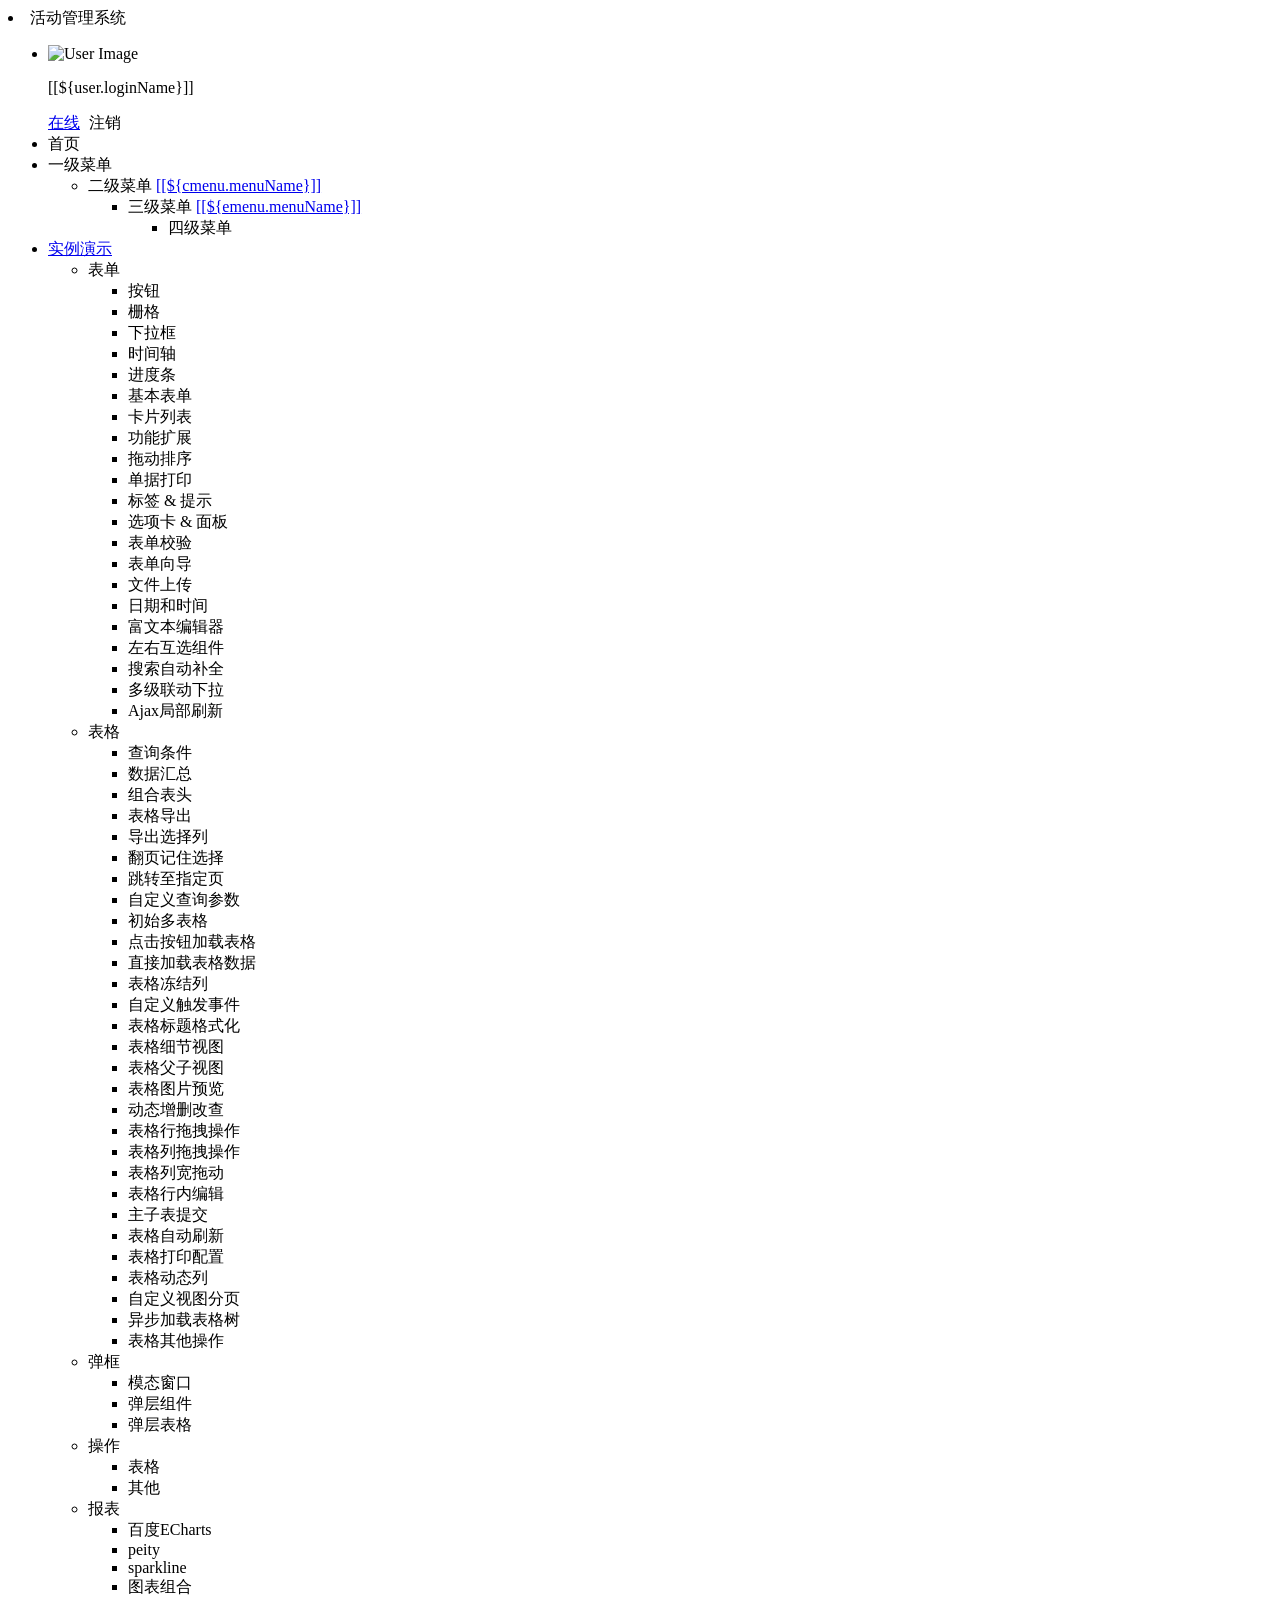
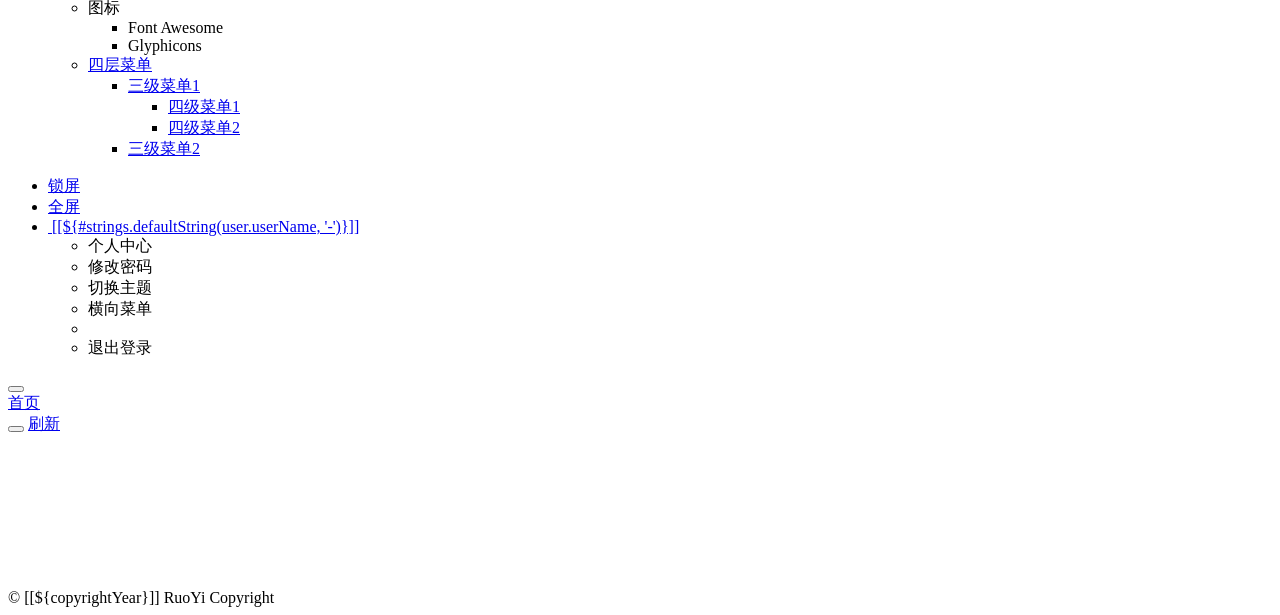
<file: backend/src/main/resources/templates/index.html>
<!DOCTYPE html>
<html  lang="zh" xmlns:th="http://www.thymeleaf.org">
<head>
    <meta charset="utf-8">
    <meta name="viewport" content="width=device-width, initial-scale=1.0">
    <meta name="renderer" content="webkit">
    <title>管理系统首页</title>
    <!-- 避免IE使用兼容模式 -->
 	<meta http-equiv="X-UA-Compatible" content="IE=edge">
    <link th:href="@{favicon.ico}" rel="shortcut icon"/>
    <link th:href="@{/css/bootstrap.min.css}" rel="stylesheet"/>
    <link th:href="@{/css/jquery.contextMenu.min.css}" rel="stylesheet"/>
    <link th:href="@{/css/font-awesome.min.css}" rel="stylesheet"/>
    <link th:href="@{/css/animate.min.css}" rel="stylesheet"/>
    <link th:href="@{/css/style.min.css}" rel="stylesheet"/>
    <link th:href="@{/css/skins.css}" rel="stylesheet"/>
    <link th:href="@{/ruoyi/css/ry-ui.css?v=4.7.8}" rel="stylesheet"/>
</head>
<body class="fixed-sidebar full-height-layout gray-bg" th:classappend="${isMobile} ? 'canvas-menu'" style="overflow: hidden">
<div id="wrapper">

    <!--左侧导航开始-->
    <nav class="navbar-default navbar-static-side" role="navigation">
        <div class="nav-close">
            <i class="fa fa-times-circle"></i>
        </div>
        <a th:href="@{/index}">
            <li class="logo hidden-xs">
                <span class="logo-lg">活动管理系统</span>
            </li>
         </a>
        <div class="sidebar-collapse">
            <ul class="nav" id="side-menu">
            	<li>
            		<div class="user-panel">
            			<a class="menuItem noactive" title="个人中心" th:href="@{/system/user/profile}">
            				<div class="hide" th:text="个人中心"></div>
					        <div class="pull-left image">
		                    	<img th:src="(${#strings.isEmpty(user.avatar)}) ? @{/img/profile.jpg} : @{${user.avatar}}" th:onerror="this.src='img/profile.jpg'" class="img-circle" alt="User Image">
					        </div>
				        </a>
				        <div class="pull-left info">
				          <p>[[${user.loginName}]]</p>
				          <a href="javascript:;"><i class="fa fa-circle text-success"></i> 在线</a>
				          <a th:href="@{logout}" style="padding-left:5px;"><i class="fa fa-sign-out text-danger"></i> 注销</a>
				        </div>
				    </div>
            	</li>
                <li>
                    <a class="menuItem" th:href="@{/system/main}"><i class="fa fa-home"></i> <span class="nav-label">首页</span> </a>
                </li>
                <li th:each="menu : ${menus}">
                	<a th:class="@{${!#strings.isEmpty(menu.url) && menu.url != '#'} ? ${menu.target}}" th:href="@{${#strings.isEmpty(menu.url)} ? |#| : ${menu.url}}" th:data-refresh="${menu.isRefresh == '0'}">
                		<i class="fa fa-bar-chart-o" th:class="${menu.icon}"></i>
                    	<span class="nav-label" th:text="${menu.menuName}">一级菜单</span>
                    	<span th:class="${#strings.isEmpty(menu.url) || menu.url == '#'} ? |fa arrow|"></span>
                	</a>
                    <ul class="nav nav-second-level collapse">
						<li th:each="cmenu : ${menu.children}">
							<a th:if="${#lists.isEmpty(cmenu.children)}" th:class="${#strings.isEmpty(cmenu.target)} ? |menuItem| : ${cmenu.target}" th:utext="${cmenu.menuName}" th:href="@{${cmenu.url}}" th:data-refresh="${cmenu.isRefresh == '0'}">二级菜单</a>
							<a th:if="${not #lists.isEmpty(cmenu.children)}" href="javascript:;">[[${cmenu.menuName}]]<span class="fa arrow"></span></a>
							<ul th:if="${not #lists.isEmpty(cmenu.children)}" class="nav nav-third-level">
								<li th:each="emenu : ${cmenu.children}">
								    <a th:if="${#lists.isEmpty(emenu.children)}" th:class="${#strings.isEmpty(emenu.target)} ? |menuItem| : ${emenu.target}" th:text="${emenu.menuName}" th:href="@{${emenu.url}}" th:data-refresh="${emenu.isRefresh == '0'}">三级菜单</a>
								    <a th:if="${not #lists.isEmpty(emenu.children)}" href="javascript:;">[[${emenu.menuName}]]<span class="fa arrow"></span></a>
								    <ul th:if="${not #lists.isEmpty(emenu.children)}" class="nav nav-four-level">
								      	<li th:each="fmenu : ${emenu.children}"><a th:if="${#lists.isEmpty(fmenu.children)}" th:class="${#strings.isEmpty(fmenu.target)} ? |menuItem| : ${fmenu.target}" th:text="${fmenu.menuName}" th:href="@{${fmenu.url}}" th:data-refresh="${fmenu.isRefresh == '0'}">四级菜单</a></li>
								    </ul>
								</li>
							</ul>
						</li>
					</ul>
                </li>
                <li th:if="${demoEnabled}">
                    <a href="javascript:;"><i class="fa fa-desktop"></i><span class="nav-label">实例演示</span><span class="fa arrow"></span></a>
                    <ul class="nav nav-second-level collapse">
                        <li> <a>表单<span class="fa arrow"></span></a>
                            <ul class="nav nav-third-level">
								<li><a class="menuItem" th:href="@{/demo/form/button}">按钮</a></li>
								<li><a class="menuItem" th:href="@{/demo/form/grid}">栅格</a></li>
								<li><a class="menuItem" th:href="@{/demo/form/select}">下拉框</a></li>
								<li><a class="menuItem" th:href="@{/demo/form/timeline}">时间轴</a></li>
								<li><a class="menuItem" th:href="@{/demo/form/progress_bars}">进度条</a></li>
								<li><a class="menuItem" th:href="@{/demo/form/basic}">基本表单</a></li>
								<li><a class="menuItem" th:href="@{/demo/form/cards}">卡片列表</a></li>
								<li><a class="menuItem" th:href="@{/demo/form/jasny}">功能扩展</a></li>
								<li><a class="menuItem" th:href="@{/demo/form/sortable}">拖动排序</a></li>
								<li><a class="menuItem" th:href="@{/demo/form/invoice}">单据打印</a></li>
								<li><a class="menuItem" th:href="@{/demo/form/labels_tips}">标签 & 提示</a></li>
								<li><a class="menuItem" th:href="@{/demo/form/tabs_panels}">选项卡 & 面板</a></li>
								<li><a class="menuItem" th:href="@{/demo/form/validate}">表单校验</a></li>
								<li><a class="menuItem" th:href="@{/demo/form/wizard}">表单向导</a></li>
								<li><a class="menuItem" th:href="@{/demo/form/upload}">文件上传</a></li>
								<li><a class="menuItem" th:href="@{/demo/form/datetime}">日期和时间</a></li>
								<li><a class="menuItem" th:href="@{/demo/form/summernote}">富文本编辑器</a></li>
								<li><a class="menuItem" th:href="@{/demo/form/duallistbox}">左右互选组件</a></li>
								<li><a class="menuItem" th:href="@{/demo/form/autocomplete}">搜索自动补全</a></li>
								<li><a class="menuItem" th:href="@{/demo/form/cxselect}">多级联动下拉</a></li>
								<li><a class="menuItem" th:href="@{/demo/form/localrefresh}">Ajax局部刷新</a></li>
							</ul>
                        </li>
                        <li> <a>表格<span class="fa arrow"></span></a>
                            <ul class="nav nav-third-level">
								<li><a class="menuItem" th:href="@{/demo/table/search}">查询条件</a></li>
								<li><a class="menuItem" th:href="@{/demo/table/footer}">数据汇总</a></li>
								<li><a class="menuItem" th:href="@{/demo/table/groupHeader}">组合表头</a></li>
								<li><a class="menuItem" th:href="@{/demo/table/export}">表格导出</a></li>
								<li><a class="menuItem" th:href="@{/demo/table/exportSelected}">导出选择列</a></li>
								<li><a class="menuItem" th:href="@{/demo/table/remember}">翻页记住选择</a></li>
								<li><a class="menuItem" th:href="@{/demo/table/pageGo}">跳转至指定页</a></li>
								<li><a class="menuItem" th:href="@{/demo/table/params}">自定义查询参数</a></li>
								<li><a class="menuItem" th:href="@{/demo/table/multi}">初始多表格</a></li>
								<li><a class="menuItem" th:href="@{/demo/table/button}">点击按钮加载表格</a></li>
								<li><a class="menuItem" th:href="@{/demo/table/data}">直接加载表格数据</a></li>
								<li><a class="menuItem" th:href="@{/demo/table/fixedColumns}">表格冻结列</a></li>
								<li><a class="menuItem" th:href="@{/demo/table/event}">自定义触发事件</a></li>
								<li><a class="menuItem" th:href="@{/demo/table/headerStyle}">表格标题格式化</a></li>
								<li><a class="menuItem" th:href="@{/demo/table/detail}">表格细节视图</a></li>
								<li><a class="menuItem" th:href="@{/demo/table/child}">表格父子视图</a></li>
								<li><a class="menuItem" th:href="@{/demo/table/image}">表格图片预览</a></li>
								<li><a class="menuItem" th:href="@{/demo/table/curd}">动态增删改查</a></li>
								<li><a class="menuItem" th:href="@{/demo/table/reorderRows}">表格行拖拽操作</a></li>
								<li><a class="menuItem" th:href="@{/demo/table/reorderColumns}">表格列拖拽操作</a></li>
								<li><a class="menuItem" th:href="@{/demo/table/resizable}">表格列宽拖动</a></li>
								<li><a class="menuItem" th:href="@{/demo/table/editable}">表格行内编辑</a></li>
								<li><a class="menuItem" th:href="@{/demo/table/subdata}">主子表提交</a></li>
								<li><a class="menuItem" th:href="@{/demo/table/refresh}">表格自动刷新</a></li>
								<li><a class="menuItem" th:href="@{/demo/table/print}">表格打印配置</a></li>
								<li><a class="menuItem" th:href="@{/demo/table/dynamicColumns}">表格动态列</a></li>
								<li><a class="menuItem" th:href="@{/demo/table/customView}">自定义视图分页</a></li>
								<li><a class="menuItem" th:href="@{/demo/table/asynTree}">异步加载表格树</a></li>
								<li><a class="menuItem" th:href="@{/demo/table/other}">表格其他操作</a></li>
							</ul>
                        </li>
                        <li> <a>弹框<span class="fa arrow"></span></a>
                            <ul class="nav nav-third-level">
								<li><a class="menuItem" th:href="@{/demo/modal/dialog}">模态窗口</a></li>
								<li><a class="menuItem" th:href="@{/demo/modal/layer}">弹层组件</a></li>
								<li><a class="menuItem" th:href="@{/demo/modal/table}">弹层表格</a></li>
							</ul>
                        </li>
                        <li> <a>操作<span class="fa arrow"></span></a>
                            <ul class="nav nav-third-level">
								<li><a class="menuItem" th:href="@{/demo/operate/table}">表格</a></li>
								<li><a class="menuItem" th:href="@{/demo/operate/other}">其他</a></li>
							</ul>
                        </li>
                        <li> <a>报表<span class="fa arrow"></span></a>
                            <ul class="nav nav-third-level">
								<li><a class="menuItem" th:href="@{/demo/report/echarts}">百度ECharts</a></li>
								<li><a class="menuItem" th:href="@{/demo/report/peity}">peity</a></li>
								<li><a class="menuItem" th:href="@{/demo/report/sparkline}">sparkline</a></li>
								<li><a class="menuItem" th:href="@{/demo/report/metrics}">图表组合</a></li>
							</ul>
                        </li>
                        <li> <a>图标<span class="fa arrow"></span></a>
                            <ul class="nav nav-third-level">
								<li><a class="menuItem" th:href="@{/demo/icon/fontawesome}">Font Awesome</a></li>
								<li><a class="menuItem" th:href="@{/demo/icon/glyphicons}">Glyphicons</a></li>
							</ul>
                        </li>
                        <li>
	                        <a href="javascript:;"><i class="fa fa-sitemap"></i>四层菜单<span class="fa arrow"></span></a>
	                        <ul class="nav nav-third-level collapse">
	                            <li>
	                                <a href="javascript:;" id="damian">三级菜单1<span class="fa arrow"></span></a>
	                                <ul class="nav nav-third-level">
	                                    <li>
	                                        <a href="javascript:;">四级菜单1</a>
	                                    </li>
	                                    <li>
	                                        <a href="javascript:;">四级菜单2</a>
	                                    </li>
	                                </ul>
	                            </li>
	                            <li><a href="javascript:;">三级菜单2</a></li>
	                        </ul>
	                    </li>
                    </ul>
                </li>
            </ul>
        </div>
    </nav>
    <!--左侧导航结束-->

    <!--右侧部分开始-->
    <div id="page-wrapper" class="gray-bg dashbard-1">
        <div class="row border-bottom">
            <nav class="navbar navbar-static-top" role="navigation" style="margin-bottom: 0">
                <div class="navbar-header">
                    <a class="navbar-minimalize minimalize-styl-2" style="color:#FFF;" href="javascript:;" title="收起菜单">
                    	<i class="fa fa-bars"></i>
                    </a>
                </div>
                <ul class="nav navbar-top-links navbar-right welcome-message">
<!--                    <li><a data-toggle="tooltip" data-trigger="hover" data-placement="bottom" title="开发文档" href="http://doc.ruoyi.vip/ruoyi" target="_blank"><i class="fa fa-question-circle"></i> 文档</a></li>-->
                    <li><a data-toggle="tooltip" data-trigger="hover" data-placement="bottom" title="锁定屏幕" href="javascript:;" id="lockScreen"><i class="fa fa-lock"></i> 锁屏</a></li>
	                <li><a data-toggle="tooltip" data-trigger="hover" data-placement="bottom" title="全屏显示" href="javascript:;" id="fullScreen"><i class="fa fa-arrows-alt"></i> 全屏</a></li>
                    <li class="dropdown user-menu">
						<a href="javascript:void(0)" class="dropdown-toggle" data-hover="dropdown">
							<img th:src="(${#strings.isEmpty(user.avatar)}) ? @{/img/profile.jpg} : @{${user.avatar}}" th:onerror="this.src='img/profile.jpg'" class="user-image">
							<span class="hidden-xs">[[${#strings.defaultString(user.userName, '-')}]]</span>
						</a>
						<ul class="dropdown-menu">
							<li class="mt5">
								<a th:href="@{/system/user/profile}" class="menuItem noactive">
								<i class="fa fa-user"></i> 个人中心</a>
							</li>
							<li>
								<a onclick="resetPwd()">
								<i class="fa fa-key"></i> 修改密码</a>
							</li>
							<li>
								<a onclick="switchSkin()">
								<i class="fa fa-dashboard"></i> 切换主题</a>
							</li>
							<li>
								<a onclick="toggleMenu()">
								<i class="fa fa-toggle-off"></i> 横向菜单</a>
							</li>
							<li class="divider"></li>
							<li>
								<a th:href="@{logout}">
								<i class="fa fa-sign-out"></i> 退出登录</a>
							</li>
						</ul>
					</li>
                </ul>
            </nav>
        </div>
        <div class="row content-tabs" th:classappend="${#bools.isFalse(tagsView)} ? |hide|">
            <button class="roll-nav roll-left tabLeft">
                <i class="fa fa-backward"></i>
            </button>
            <nav class="page-tabs menuTabs">
                <div class="page-tabs-content">
                    <a href="javascript:;" class="active menuTab" th:data-id="@{/system/main}">首页</a>
                </div>
            </nav>
            <button class="roll-nav roll-right tabRight">
                <i class="fa fa-forward"></i>
            </button>
            <a href="javascript:void(0);" class="roll-nav roll-right tabReload"><i class="fa fa-refresh"></i> 刷新</a>
        </div>

        <a id="ax_close_max" class="ax_close_max" href="javascript:;" title="关闭全屏"> <i class="fa fa-times-circle-o"></i> </a>

        <div class="row mainContent" id="content-main" th:classappend="${mainClass}">
            <iframe class="RuoYi_iframe" name="iframe0" width="100%" height="100%" th:data-id="@{/system/main}"
                th:src="@{/system/main}" frameborder="0" seamless></iframe>
        </div>

        <div th:if="${footer}" class="footer">
            <div class="pull-right">© [[${copyrightYear}]] RuoYi Copyright </div>
        </div>
    </div>
    <!--右侧部分结束-->
</div>
<!-- 全局js -->
<script th:src="@{/js/jquery.min.js}"></script>
<script th:src="@{/js/bootstrap.min.js}"></script>
<script th:src="@{/js/plugins/metisMenu/jquery.metisMenu.js}"></script>
<script th:src="@{/js/plugins/slimscroll/jquery.slimscroll.min.js}"></script>
<script th:src="@{/js/jquery.contextMenu.min.js}"></script>
<script th:src="@{/ajax/libs/blockUI/jquery.blockUI.js}"></script>
<script th:src="@{/ajax/libs/layer/layer.min.js}"></script>
<script th:src="@{/ruoyi/js/ry-ui.js?v=4.7.8}"></script>
<script th:src="@{/ruoyi/js/common.js?v=4.7.8}"></script>
<script th:src="@{/ruoyi/index.js?v=20201208}"></script>
<script th:src="@{/ajax/libs/fullscreen/jquery.fullscreen.js}"></script>
<script th:inline="javascript">
window.history.forward(1);
var ctx = [[@{/}]]; 
var lockscreen = [[${session.lockscreen}]]; 
if(lockscreen){window.top.location=ctx+"lockscreen";}
// 皮肤缓存
var skin = storage.get("skin");
// history（表示去掉地址的#）否则地址以"#"形式展示
var mode = "history";
// 历史访问路径缓存
var historyPath = storage.get("historyPath");
// 是否页签与菜单联动
var isLinkage = true;
// 是否页签切换滚动到顶部
var isScrollToTop = true;

// 本地主题优先，未设置取系统配置
if($.common.isNotEmpty(skin)){
	$("body").addClass(skin.split('|')[0]);
	$("body").addClass(skin.split('|')[1]);
} else {
	$("body").addClass([[${sideTheme}]]);
	$("body").addClass([[${skinName}]]);
}

/* 用户管理-重置密码 */
function resetPwd() {
    var url = ctx + 'system/user/profile/resetPwd';
    $.modal.open("重置密码", url, '770', '380');
}

/* 切换主题 */
function switchSkin() {
    layer.open({
		type : 2,
		shadeClose : true,
		title : "切换主题",
		area : ["530px", "386px"],
		content : [ctx + "system/switchSkin", 'no']
	})
}

/* 切换菜单 */
function toggleMenu() {
	$.modal.confirm("确认要切换成横向菜单吗？", function() {
		$.get(ctx + 'system/menuStyle/topnav', function(result) {
            window.location.reload();
	    });
	})
}

/** 刷新时访问路径页签 */
function applyPath(url) {
	$('a[href$="' + decodeURI(url) + '"]').click();
	if (!$('a[href$="' + url + '"]').hasClass("noactive")) {
	    $('a[href$="' + url + '"]').parent("li").addClass("selected").parents("li").addClass("active").end().parents("ul").addClass("in");
	}
}

$(function() {
	var lockPath = storage.get('lockPath');
	if($.common.equals("history", mode) && window.performance.navigation.type == 1) {
		var url = storage.get('publicPath');
	    if ($.common.isNotEmpty(url)) {
	    	applyPath(url);
	    }
	} else if($.common.isNotEmpty(lockPath)) {
	    applyPath(lockPath);
	    storage.remove('lockPath');
	} else {
		var hash = location.hash;
	    if ($.common.isNotEmpty(hash)) {
	        var url = hash.substring(1, hash.length);
	        applyPath(url);
	    } else {
	    	if($.common.equals("history", mode)) {
	    		storage.set('publicPath', "");
	    	}
	    }
	}
	
	/* 初始密码提示 */
	if([[${isDefaultModifyPwd}]]) {
		layer.confirm("您的密码还是初始密码，请修改密码！", {
			icon: 0,
			title: "安全提示",
			btn: ['确认'	, '取消'],
			offset: ['30%']
		}, function (index) {
			resetPwd();
			layer.close(index);
		});
	}
	
	/* 过期密码提示 */
	if([[${isPasswordExpired}]]) {
		layer.confirm("您的密码已过期，请尽快修改密码！", {
			icon: 0,
			title: "安全提示",
			btn: ['确认'	, '取消'],
			offset: ['30%']
		}, function (index) {
			resetPwd();
			layer.close(index);
		});
	}
	$("[data-toggle='tooltip']").tooltip();
});
</script>
</body>
</html>
</file>
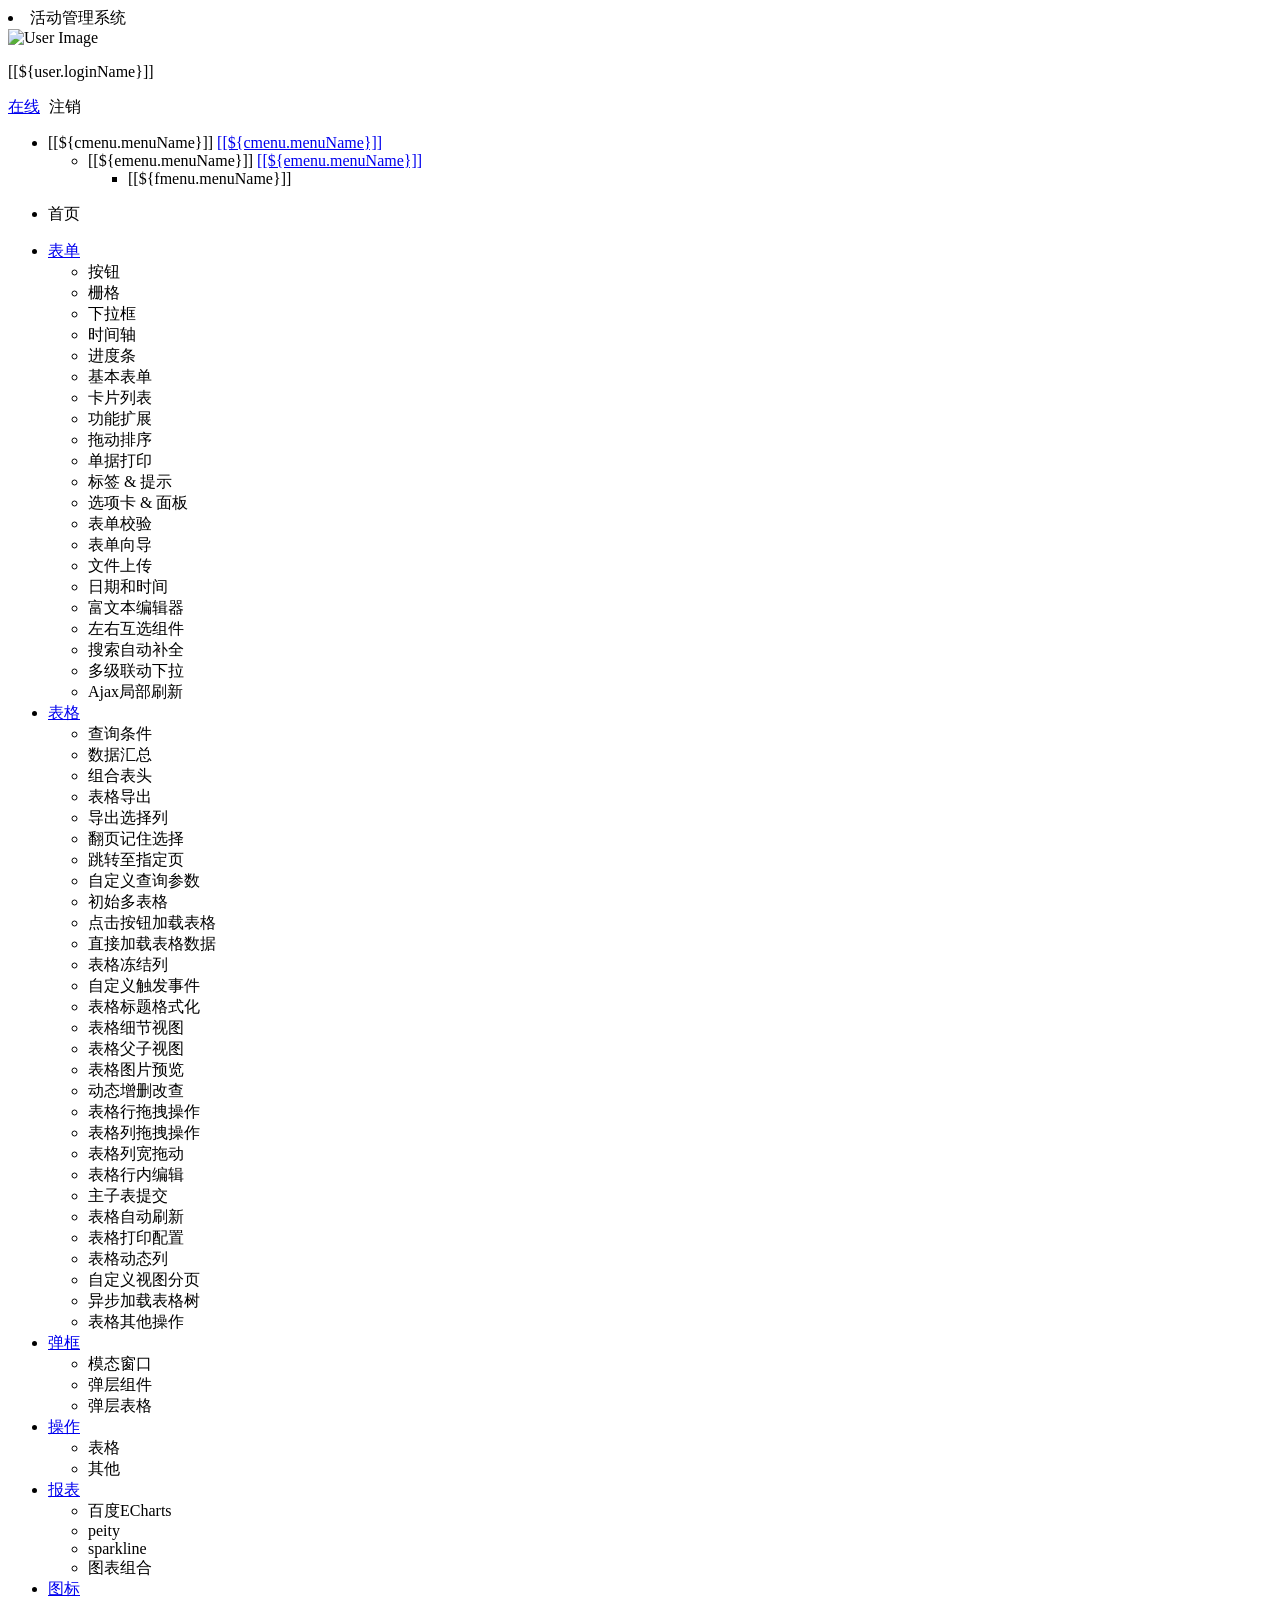
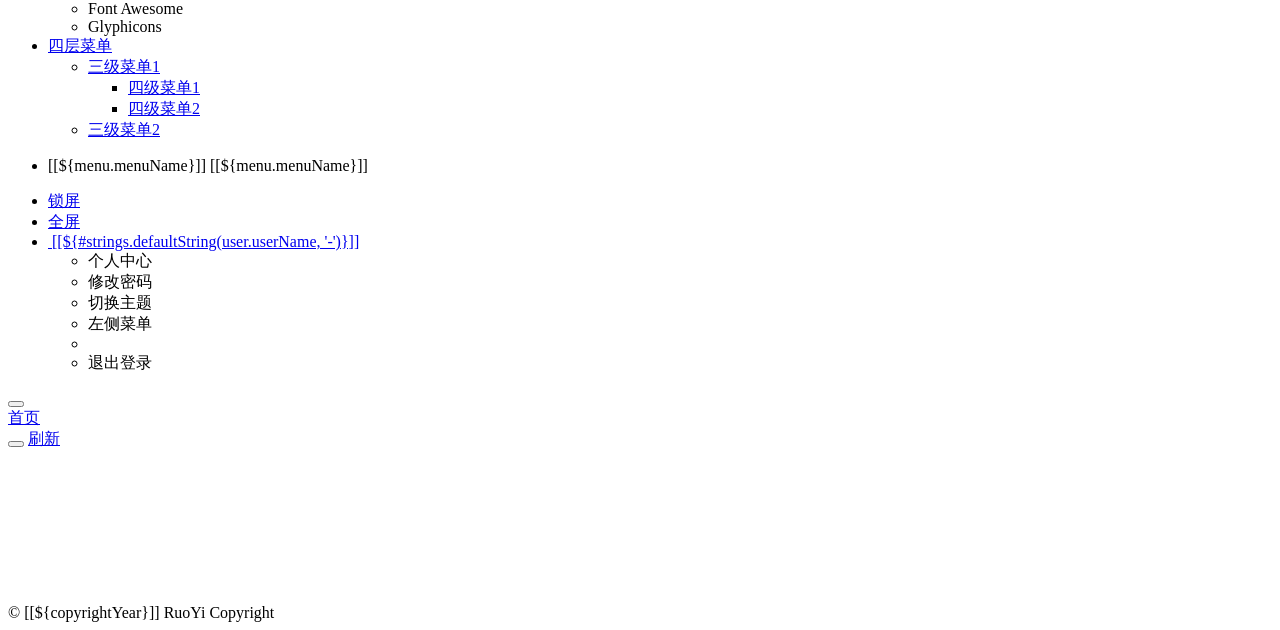
<file: backend/src/main/resources/templates/index-topnav.html>
<!DOCTYPE html>
<html  lang="zh" xmlns:th="http://www.thymeleaf.org">
<head>
    <meta charset="utf-8">
    <meta name="viewport" content="width=device-width, initial-scale=1.0">
    <meta name="renderer" content="webkit">
    <title>管理系统首页</title>
    <!-- 避免IE使用兼容模式 -->
 	<meta http-equiv="X-UA-Compatible" content="IE=edge">
    <link th:href="@{favicon.ico}" rel="shortcut icon"/>
    <link th:href="@{/css/bootstrap.min.css}" rel="stylesheet"/>
    <link th:href="@{/css/jquery.contextMenu.min.css}" rel="stylesheet"/>
    <link th:href="@{/css/font-awesome.min.css}" rel="stylesheet"/>
    <link th:href="@{/css/animate.min.css}" rel="stylesheet"/>
    <link th:href="@{/css/style.min.css}" rel="stylesheet"/>
    <link th:href="@{/css/skins.css?v=20200902}" rel="stylesheet"/>
    <link th:href="@{/ruoyi/css/ry-ui.css?v=4.7.8}" rel="stylesheet"/>
    <style type="text/css">.fixed-sidebar .nav:not(.navbar-toolbar)>li.active{border-left:0px!important;}</style>
</head>
<body class="fixed-sidebar full-height-layout gray-bg" th:classappend="${isMobile} ? 'canvas-menu'" style="overflow: hidden">
<div id="wrapper">

    <!--左侧导航开始-->
    <nav class="navbar-default navbar-static-side" role="navigation">
        <div class="nav-close">
            <i class="fa fa-times-circle"></i>
        </div>
        <a th:href="@{/index}">
            <li class="logo hidden-xs">
                <span class="logo-lg">活动管理系统</span>
            </li>
         </a>
        <div class="sidebar-collapse tab-content" id="side-menu">
			<div class="user-panel">
				<a class="menuItem noactive" title="个人中心" th:href="@{/system/user/profile}">
					<div class="hide" th:text="个人中心"></div>
					<div class="pull-left image">
						<img th:src="(${#strings.isEmpty(user.avatar)}) ? @{/img/profile.jpg} : @{${user.avatar}}" th:onerror="this.src='img/profile.jpg'" class="img-circle" alt="User Image">
					</div>
				</a>
				<div class="pull-left info">
				  <p>[[${user.loginName}]]</p>
				  <a href="javascript:;"><i class="fa fa-circle text-success"></i> 在线</a>
				  <a th:href="@{logout}" style="padding-left:5px;"><i class="fa fa-sign-out text-danger"></i> 注销</a>
				</div>
			</div>
			
            <!-- 左侧菜单 -->
			<th:block th:each="menu : ${menus}">
			<div class="tab-pane fade height-full" th:id="|menu_${menu.menuId}|">
			  <ul class="nav">
                <li th:each="cmenu : ${menu.children}">
			      <a class="menu-content" th:if="${#lists.isEmpty(cmenu.children)}" th:href="@{${cmenu.url}}" th:classappend="${#strings.isEmpty(cmenu.target)} ? |menuItem| : ${cmenu.target}" th:data-refresh="${cmenu.isRefresh == '0'}">
			        <i th:class="${cmenu.icon} + ' fa-fw'"></i> <span class="nav-label">[[${cmenu.menuName}]]</span>
			      </a>
			      <a class="menu-content" th:if="${not #lists.isEmpty(cmenu.children)}" href="javascript:;">
			        <i th:class="${cmenu.icon} + ' fa-fw'"></i>
			        <span class="nav-label">[[${cmenu.menuName}]]</span>
			        <span class="fa arrow"></span>
                  </a>
				  <ul th:if="${not #lists.isEmpty(cmenu.children)}" class="nav nav-second-level collapse">
				    <li th:each="emenu : ${cmenu.children}">
				      <a th:if="${#lists.isEmpty(emenu.children)}" th:href="@{${emenu.url}}" th:class="${#strings.isEmpty(emenu.target)} ? |menuItem| : ${emenu.target}" th:data-refresh="${emenu.isRefresh == '0'}">
				        <i th:class="${emenu.icon} + ' fa-fw'"></i> 
				        [[${emenu.menuName}]]
				      </a>
				      <a th:if="${not #lists.isEmpty(emenu.children)}" href="javascript:;">
				        <i th:class="${emenu.icon} + ' fa-fw'"></i> 
				        [[${emenu.menuName}]]
				        <span class="fa arrow"></span>
				      </a>
				      <ul th:if="${not #lists.isEmpty(emenu.children)}" class="nav nav-third-level collapse">
				        <li th:each="fmenu : ${emenu.children}"><a th:if="${#lists.isEmpty(fmenu.children)}" th:class="${#strings.isEmpty(fmenu.target)} ? |menuItem| : ${fmenu.target}" th:href="@{${fmenu.url}}" th:data-refresh="${fmenu.isRefresh == '0'}">[[${fmenu.menuName}]]</a></li>
				      </ul>
				    </li>
				  </ul>
                </li>
			  </ul>
			</div>
			</th:block>
			
			<!-- 首页菜单 -->
			<div class="tab-pane fade height-full" id="index">
			  <ul class="nav">
			    <li>
			      <a class="menuItem" th:href="@{/system/main}">
			      <i class="fa fa-home"></i> <span class="nav-label">首页</span></a>
			    </li>
			  </ul>
			</div>
			
            <!-- 实例演示菜单 -->
			<div class="tab-pane fade height-full" id="demo" th:if="${demoEnabled}">
			  <ul class="nav">
			    <li>
			      <a href="javascript:;"><i class="fa fa-edit"></i> <span class="nav-label">表单</span><span class="fa arrow"></span></a>
			      <ul class="nav nav-second-level collapse">
					<li><a class="menuItem" th:href="@{/demo/form/button}">按钮</a></li>
					<li><a class="menuItem" th:href="@{/demo/form/grid}">栅格</a></li>
					<li><a class="menuItem" th:href="@{/demo/form/select}">下拉框</a></li>
					<li><a class="menuItem" th:href="@{/demo/form/timeline}">时间轴</a></li>
					<li><a class="menuItem" th:href="@{/demo/form/progress_bars}">进度条</a></li>
					<li><a class="menuItem" th:href="@{/demo/form/basic}">基本表单</a></li>
					<li><a class="menuItem" th:href="@{/demo/form/cards}">卡片列表</a></li>
					<li><a class="menuItem" th:href="@{/demo/form/jasny}">功能扩展</a></li>
					<li><a class="menuItem" th:href="@{/demo/form/sortable}">拖动排序</a></li>
					<li><a class="menuItem" th:href="@{/demo/form/invoice}">单据打印</a></li>
					<li><a class="menuItem" th:href="@{/demo/form/labels_tips}">标签 & 提示</a></li>
					<li><a class="menuItem" th:href="@{/demo/form/tabs_panels}">选项卡 & 面板</a></li>
					<li><a class="menuItem" th:href="@{/demo/form/validate}">表单校验</a></li>
					<li><a class="menuItem" th:href="@{/demo/form/wizard}">表单向导</a></li>
					<li><a class="menuItem" th:href="@{/demo/form/upload}">文件上传</a></li>
					<li><a class="menuItem" th:href="@{/demo/form/datetime}">日期和时间</a></li>
					<li><a class="menuItem" th:href="@{/demo/form/summernote}">富文本编辑器</a></li>
					<li><a class="menuItem" th:href="@{/demo/form/duallistbox}">左右互选组件</a></li>
					<li><a class="menuItem" th:href="@{/demo/form/autocomplete}">搜索自动补全</a></li>
					<li><a class="menuItem" th:href="@{/demo/form/cxselect}">多级联动下拉</a></li>
					<li><a class="menuItem" th:href="@{/demo/form/localrefresh}">Ajax局部刷新</a></li>
			      </ul>
			    </li>
			    <li>
			      <a href="javascript:;"><i class="fa fa-table"></i> <span class="nav-label">表格</span><span class="fa arrow"></span></a>
			      <ul class="nav nav-second-level collapse">
					<li><a class="menuItem" th:href="@{/demo/table/search}">查询条件</a></li>
					<li><a class="menuItem" th:href="@{/demo/table/footer}">数据汇总</a></li>
					<li><a class="menuItem" th:href="@{/demo/table/groupHeader}">组合表头</a></li>
					<li><a class="menuItem" th:href="@{/demo/table/export}">表格导出</a></li>
					<li><a class="menuItem" th:href="@{/demo/table/exportSelected}">导出选择列</a></li>
					<li><a class="menuItem" th:href="@{/demo/table/remember}">翻页记住选择</a></li>
					<li><a class="menuItem" th:href="@{/demo/table/pageGo}">跳转至指定页</a></li>
					<li><a class="menuItem" th:href="@{/demo/table/params}">自定义查询参数</a></li>
					<li><a class="menuItem" th:href="@{/demo/table/multi}">初始多表格</a></li>
					<li><a class="menuItem" th:href="@{/demo/table/button}">点击按钮加载表格</a></li>
					<li><a class="menuItem" th:href="@{/demo/table/data}">直接加载表格数据</a></li>
					<li><a class="menuItem" th:href="@{/demo/table/fixedColumns}">表格冻结列</a></li>
					<li><a class="menuItem" th:href="@{/demo/table/event}">自定义触发事件</a></li>
					<li><a class="menuItem" th:href="@{/demo/table/headerStyle}">表格标题格式化</a></li>
					<li><a class="menuItem" th:href="@{/demo/table/detail}">表格细节视图</a></li>
					<li><a class="menuItem" th:href="@{/demo/table/child}">表格父子视图</a></li>
					<li><a class="menuItem" th:href="@{/demo/table/image}">表格图片预览</a></li>
					<li><a class="menuItem" th:href="@{/demo/table/curd}">动态增删改查</a></li>
					<li><a class="menuItem" th:href="@{/demo/table/reorderRows}">表格行拖拽操作</a></li>
					<li><a class="menuItem" th:href="@{/demo/table/reorderColumns}">表格列拖拽操作</a></li>
					<li><a class="menuItem" th:href="@{/demo/table/resizable}">表格列宽拖动</a></li>
					<li><a class="menuItem" th:href="@{/demo/table/editable}">表格行内编辑</a></li>
					<li><a class="menuItem" th:href="@{/demo/table/subdata}">主子表提交</a></li>
					<li><a class="menuItem" th:href="@{/demo/table/refresh}">表格自动刷新</a></li>
					<li><a class="menuItem" th:href="@{/demo/table/print}">表格打印配置</a></li>
					<li><a class="menuItem" th:href="@{/demo/table/dynamicColumns}">表格动态列</a></li>
					<li><a class="menuItem" th:href="@{/demo/table/customView}">自定义视图分页</a></li>
					<li><a class="menuItem" th:href="@{/demo/table/asynTree}">异步加载表格树</a></li>
					<li><a class="menuItem" th:href="@{/demo/table/other}">表格其他操作</a></li>
			      </ul>
			    </li>
			    <li>
			      <a href="javascript:;"><i class="fa fa-flask"></i> <span class="nav-label">弹框</span><span class="fa arrow"></span></a>
			      <ul class="nav nav-second-level collapse">
					<li><a class="menuItem" th:href="@{/demo/modal/dialog}">模态窗口</a></li>
					<li><a class="menuItem" th:href="@{/demo/modal/layer}">弹层组件</a></li>
					<li><a class="menuItem" th:href="@{/demo/modal/table}">弹层表格</a></li>
			      </ul>
			    </li>
			    <li>
			      <a href="javascript:;"><i class="fa fa-wpforms"></i> <span class="nav-label">操作</span><span class="fa arrow"></span></a>
			      <ul class="nav nav-second-level collapse">
					<li><a class="menuItem" th:href="@{/demo/operate/table}">表格</a></li>
					<li><a class="menuItem" th:href="@{/demo/operate/other}">其他</a></li>
			      </ul>
			    </li>
			    <li>
			      <a href="javascript:;"><i class="fa fa-bar-chart-o"></i> <span class="nav-label">报表</span><span class="fa arrow"></span></a>
			      <ul class="nav nav-second-level collapse">
					<li><a class="menuItem" th:href="@{/demo/report/echarts}">百度ECharts</a></li>
					<li><a class="menuItem" th:href="@{/demo/report/peity}">peity</a></li>
					<li><a class="menuItem" th:href="@{/demo/report/sparkline}">sparkline</a></li>
					<li><a class="menuItem" th:href="@{/demo/report/metrics}">图表组合</a></li>
			      </ul>
			    </li>
			    <li>
			      <a href="javascript:;"><i class="fa fa-book"></i> <span class="nav-label">图标</span><span class="fa arrow"></span></a>
			      <ul class="nav nav-second-level collapse">
					<li><a class="menuItem" th:href="@{/demo/icon/fontawesome}">Font Awesome</a></li>
					<li><a class="menuItem" th:href="@{/demo/icon/glyphicons}">Glyphicons</a></li>
			      </ul>
			    </li>
			    <li>
			      <a href="javascript:;"><i class="fa fa-navicon"></i> <span class="nav-label">四层菜单</span><span class="fa arrow"></span></a>
			      <ul class="nav nav-second-level collapse">
					<li>
						<a href="javascript:;" id="damian">三级菜单1<span class="fa arrow"></span></a>
						<ul class="nav nav-third-level collapse">
							<li>
								<a href="javascript:;">四级菜单1</a>
							</li>
							<li>
								<a href="javascript:;">四级菜单2</a>
							</li>
						</ul>
					</li>
					<li><a href="javascript:;">三级菜单2</a></li>
			      </ul>
			    </li>
			  </ul>
			</div>
        </div>
    </nav>
    <!--左侧导航结束-->

    <!--右侧部分开始-->
    <div id="page-wrapper" class="gray-bg dashbard-1">
        <div class="row border-bottom">
            <nav class="navbar navbar-static-top" role="navigation" style="margin-bottom: 0">
                <div class="navbar-header">
                    <a class="navbar-minimalize minimalize-styl-2" style="color:#FFF;" href="javascript:;" title="收起菜单">
                    	<i class="fa fa-bars"></i>
                    </a>
                </div>
                <!-- 顶部栏 -->
                <div id="navMenu">
                  <ul class="nav navbar-toolbar nav-tabs navbar-left hidden-xs">
                    
                    <!-- 顶部菜单列表 -->
	                <th:block th:each="menu : ${menus}">
               	    <li role="presentation" th:id="|tab_${menu.menuId}|">
               	        <a th:if="${#lists.isEmpty(menu.children)}" data-toggle="tab" th:class="@{${!#strings.isEmpty(menu.target) && menu.target == 'menuBlank'} ? 'menuBlank' : 'menuItem noactive'}" th:href="@{${menu.url}}">
                            <i th:class="${menu.icon}"></i> <span>[[${menu.menuName}]]</span>
                        </a>	
                        <a th:if="${not #lists.isEmpty(menu.children)}" data-toggle="tab" th:class="@{${!#strings.isEmpty(menu.target) && menu.target == 'menuBlank'} ? 'menuBlank'}" th:href="@{${!#strings.isEmpty(menu.target) && menu.target == 'menuBlank'} ? @{${menu.url}} : |#menu_${menu.menuId}|}">
                            <i th:class="${menu.icon}"></i> <span>[[${menu.menuName}]]</span>
                        </a>
                    </li>
	                </th:block>

                    
<!--                    <li role="presentation" id="tab_demo" th:if="${demoEnabled}">-->
<!--                      <a data-toggle="tab" href="#demo">-->
<!--                        <i class="fa fa-desktop"></i> <span>实例演示</span>-->
<!--                      </a>-->
<!--                    </li>-->
				  </ul>
				</div>
                <!-- 右侧栏 -->
                <ul class="nav navbar-top-links navbar-right welcome-message">
<!--                    <li><a data-toggle="tooltip" data-trigger="hover" data-placement="bottom" title="开发文档" href="http://doc.ruoyi.vip/ruoyi" target="_blank"><i class="fa fa-question-circle"></i> 文档</a></li>-->
                    <li><a data-toggle="tooltip" data-trigger="hover" data-placement="bottom" title="锁定屏幕" href="javascript:;" id="lockScreen"><i class="fa fa-lock"></i> 锁屏</a></li>
	                <li><a data-toggle="tooltip" data-trigger="hover" data-placement="bottom" title="全屏显示" href="javascript:;" id="fullScreen"><i class="fa fa-arrows-alt"></i> 全屏</a></li>
                
                    <li class="dropdown user-menu">
						<a href="javascript:void(0)" class="dropdown-toggle" data-hover="dropdown">
							<img th:src="(${#strings.isEmpty(user.avatar)}) ? @{/img/profile.jpg} : @{${user.avatar}}" th:onerror="this.src='img/profile.jpg'" class="user-image">
							<span class="hidden-xs">[[${#strings.defaultString(user.userName, '-')}]]</span>
						</a>
						<ul class="dropdown-menu">
							<li class="mt5">
								<a th:href="@{/system/user/profile}" class="menuItem noactive">
								<i class="fa fa-user"></i> 个人中心</a>
							</li>
							<li>
								<a onclick="resetPwd()">
								<i class="fa fa-key"></i> 修改密码</a>
							</li>
							<li>
								<a onclick="switchSkin()">
								<i class="fa fa-dashboard"></i> 切换主题</a>
							</li>
							<li>
								<a onclick="toggleMenu()">
								<i class="fa fa-toggle-off"></i> 左侧菜单</a>
							</li>
							<li class="divider"></li>
							<li>
								<a th:href="@{logout}">
								<i class="fa fa-sign-out"></i> 退出登录</a>
							</li>
						</ul>
					</li>
                </ul>
            </nav>
        </div>
        <div class="row content-tabs" th:classappend="${#bools.isFalse(tagsView)} ? |hide|">
            <button class="roll-nav roll-left tabLeft">
                <i class="fa fa-backward"></i>
            </button>
            <nav class="page-tabs menuTabs">
                <div class="page-tabs-content">
                    <a href="javascript:;" class="active menuTab" th:data-id="@{/system/main}">首页</a>
                </div>
            </nav>
            <button class="roll-nav roll-right tabRight">
                <i class="fa fa-forward"></i>
            </button>
            <a href="javascript:void(0);" class="roll-nav roll-right tabReload"><i class="fa fa-refresh"></i> 刷新</a>
        </div>

        <a id="ax_close_max" class="ax_close_max" href="javascript:;" title="关闭全屏"> <i class="fa fa-times-circle-o"></i> </a>

        <div class="row mainContent" id="content-main" th:classappend="${mainClass}">
            <iframe class="RuoYi_iframe" name="iframe0" width="100%" height="100%" th:data-id="@{/system/main}"
                th:src="@{/system/main}" frameborder="0" seamless></iframe>
        </div>
        
        <div th:if="${footer}" class="footer">
            <div class="pull-right">© [[${copyrightYear}]] RuoYi Copyright </div>
        </div>
    </div>
    <!--右侧部分结束-->
</div>
<!-- 全局js -->
<script th:src="@{/js/jquery.min.js}"></script>
<script th:src="@{/js/bootstrap.min.js}"></script>
<script th:src="@{/js/plugins/metisMenu/jquery.metisMenu.js}"></script>
<script th:src="@{/js/plugins/slimscroll/jquery.slimscroll.min.js}"></script>
<script th:src="@{/js/jquery.contextMenu.min.js}"></script>
<script th:src="@{/ajax/libs/blockUI/jquery.blockUI.js}"></script>
<script th:src="@{/ajax/libs/layer/layer.min.js}"></script>
<script th:src="@{/ruoyi/js/ry-ui.js?v=4.7.8}"></script>
<script th:src="@{/ruoyi/js/common.js?v=4.7.8}"></script>
<script th:src="@{/ruoyi/index.js?v=20201208}"></script>
<script th:src="@{/ajax/libs/fullscreen/jquery.fullscreen.js}"></script>
<script th:src="@{/js/resize-tabs.js}"></script>
<script th:inline="javascript">
window.history.forward(1);
var ctx = [[@{/}]]; 
var lockscreen = [[${session.lockscreen}]]; 
if(lockscreen){window.top.location=ctx+"lockscreen";}
// 皮肤缓存
var skin = storage.get("skin");
// history（表示去掉地址的#）否则地址以"#"形式展示
var mode = "history";
// 历史访问路径缓存
var historyPath = storage.get("historyPath");
// 是否页签与菜单联动
var isLinkage = true;
// 是否页签切换滚动到顶部
var isScrollToTop = true;

// 本地主题优先，未设置取系统配置
if($.common.isNotEmpty(skin)){
	$("body").addClass(skin.split('|')[0]);
	$("body").addClass(skin.split('|')[1]);
} else {
	$("body").addClass([[${sideTheme}]]);
	$("body").addClass([[${skinName}]]);
}

/* 用户管理-重置密码 */
function resetPwd() {
    var url = ctx + 'system/user/profile/resetPwd';
    $.modal.open("重置密码", url, '770', '380');
}
/* 切换主题 */
function switchSkin() {
    layer.open({
		type : 2,
		shadeClose : true,
		title : "切换主题",
		area : ["530px", "386px"],
		content : [ctx + "system/switchSkin", 'no']
	})
}

/* 切换菜单 */
function toggleMenu() {
	$.modal.confirm("确认要切换成左侧菜单吗？", function() {
		$.get(ctx + 'system/menuStyle/default', function(result) {
            window.location.reload();
	    });
	})
}

/** 刷新时访问路径页签 */
function applyPath(url) {
	var $dataObj = $('a[href$="' + decodeURI(url) + '"]');
	$dataObj.click();
	if (!$dataObj.hasClass("noactive")) {
	    $dataObj.parent("li").addClass("selected").parents("li").addClass("active").end().parents("ul").addClass("in");
	}
	// 顶部菜单同步处理
    var tabStr = $dataObj.parents(".tab-pane").attr("id");
    if ($.common.isNotEmpty(tabStr)) {
        var sepIndex = tabStr.lastIndexOf('_');
        var menuId = tabStr.substring(sepIndex + 1, tabStr.length);
        $("#tab_" + menuId + " a").click();
    }
}

$(function() {
	var lockPath = storage.get('lockPath');
	if($.common.equals("history", mode) && window.performance.navigation.type == 1) {
		var url = storage.get('publicPath');
	    if ($.common.isNotEmpty(url)) {
	    	applyPath(url);
	    } else {
	    	$(".navbar-toolbar li a").eq(0).click();
	    }
	} else if($.common.isNotEmpty(lockPath)) {
	    applyPath(lockPath);
	    storage.remove('lockPath');
	} else {
		var hash = location.hash;
	    if ($.common.isNotEmpty(hash)) {
	        var url = hash.substring(1, hash.length);
	        applyPath(url);
	    } else {
	    	if($.common.equals("history", mode)) {
	    		storage.set('publicPath', "");
	    	}
	    	$(".navbar-toolbar li a").eq(0).click();
	    }
	}
	
	/* 初始密码提示 */
	if([[${isDefaultModifyPwd}]]) {
		layer.confirm("您的密码还是初始密码，请修改密码！", {
			icon: 0,
			title: "安全提示",
			btn: ['确认'	, '取消'],
			offset: ['30%']
		}, function (index) {
			resetPwd();
			layer.close(index);
		});
	}
	
	/* 过期密码提示 */
	if([[${isPasswordExpired}]]) {
		layer.confirm("您的密码已过期，请尽快修改密码！", {
			icon: 0,
			title: "安全提示",
			btn: ['确认'	, '取消'],
			offset: ['30%']
		}, function (index) {
			resetPwd();
			layer.close(index);
		});
	}
	
	$("[data-toggle='tooltip']").tooltip();
});
</script>
</body>
</html>
</file>
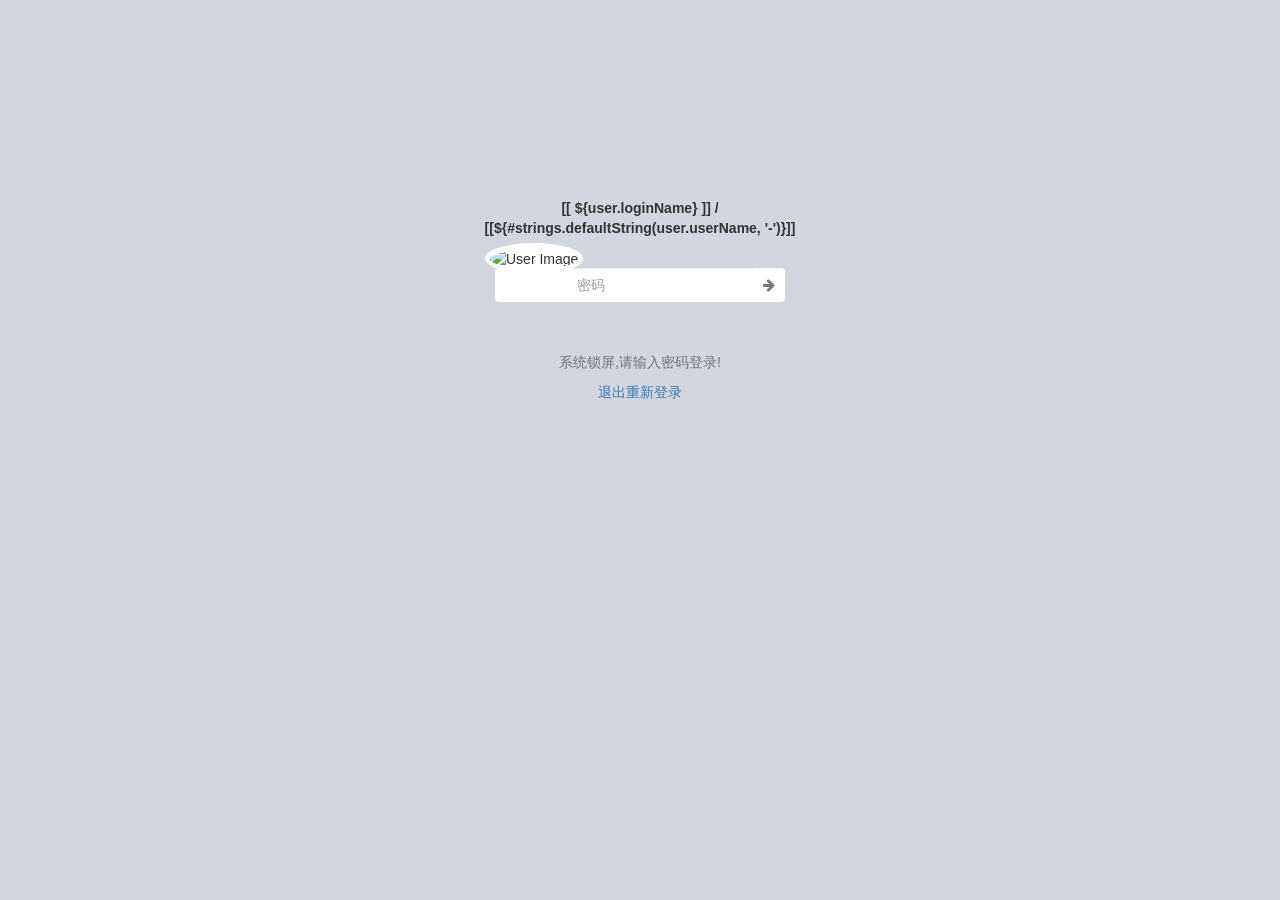
<file: backend/src/main/resources/templates/lock.html>
<!DOCTYPE html>
<html lang="zh" xmlns:th="http://www.thymeleaf.org">
<head>
    <meta charset="utf-8">
    <meta name="viewport" content="width=device-width, initial-scale=1.0">
    <!--360浏览器优先以webkit内核解析-->
    <title>锁定屏幕</title>
    <link th:href="@{favicon.ico}" rel="shortcut icon"/>
    <link href="../static/css/bootstrap.min.css" th:href="@{/css/bootstrap.min.css}" rel="stylesheet"/>
    <link href="../static/css/font-awesome.min.css" th:href="@{/css/font-awesome.min.css}" rel="stylesheet"/>
	<style>.lockscreen{background:#d2d6de;height:auto;}.lockscreen .lockscreen-name{text-align:center;font-weight:600;margin-top:50px;margin-bottom:30px;}.lockscreen-wrapper{max-width:400px;margin:10% auto;z-index:800;position:relative;}.lockscreen .lockscreen-name{text-align:center;font-weight:600;margin-top:50px;margin-bottom:30px;}.lockscreen-item{border-radius:4px;padding:0;background:#fff;position:relative;margin:10px auto 30px auto;width:290px}.lockscreen-image{border-radius:50%;position:absolute;left:-10px;top:-25px;background:#fff;padding:5px;z-index:10}.lockscreen-image>img{border-radius:50%;width:70px;height:70px}.lockscreen-credentials{margin-left:70px}.lockscreen-credentials .form-control{border:0}.lockscreen-credentials .btn{background-color:#fff;border:0;padding:0 10px}.lockscreen-footer{margin-top:150px}.lockscreen-time{width:100%;color:#fff;font-size:60px;display:inline-block;text-align:center;font-family:'Open Sans',sans-serif;font-weight:300;}</style>
</head>
<body class="lockscreen">
<div class="lockscreen-wrapper">
    <div class="lockscreen-time"></div>
    <div class="lockscreen-name">[[ ${user.loginName} ]] / [[${#strings.defaultString(user.userName, '-')}]]</div>

    <div class="lockscreen-item">
        <div class="lockscreen-image">
            <img th:src="(${#strings.isEmpty(user.avatar)}) ? @{/img/profile.jpg} : @{${user.avatar}}" th:onerror="this.src='img/profile.jpg'" class="img-circle" alt="User Image">
        </div>
        <form class="lockscreen-credentials" method="post" action="#" onsubmit="return false;">
            <div class="input-group">
                <input type="password" name="password" autocomplete="off" class="form-control" placeholder="密码">
                <div class="input-group-btn">
                    <button type="button" class="btn" onclick="unlock()"><i class="fa fa-arrow-right text-muted"></i></button>
                </div>
            </div>
        </form>
    </div>
    
    <div class="help-block text-center" style="margin-top: 50px;">系统锁屏,请输入密码登录!</div>
    <div class="text-center">
        <a th:href="@{logout}">退出重新登录</a>
    </div>
</div>
<script src="../static/js/jquery.min.js" th:src="@{/js/jquery.min.js}"></script>
<script src="../static/js/bootstrap.min.js" th:src="@{/js/bootstrap.min.js}"></script>
<script src="../static/js/three.min.js" th:src="@{/js/three.min.js}"></script>
<script src="../static/ajax/libs/layer/layer.min.js" th:src="@{/ajax/libs/layer/layer.min.js}"></script>
<script src="../static/ruoyi/js/ry-ui.js" th:src="@{/ruoyi/js/ry-ui.js?v=4.7.8}"></script>
</body>
<script th:inline="javascript">
    var ctx = [[@{/}]];
    Date.prototype.format = function(fmt) {
	  var o = {
	    "M+" : this.getMonth()+1,                 //月份
	    "d+" : this.getDate(),                    //日
	    "h+" : this.getHours(),                   //小时
	    "m+" : this.getMinutes(),                 //分
	    "s+" : this.getSeconds(),                 //秒
	    "q+" : Math.floor((this.getMonth()+3)/3), //季度
	    "S"  : this.getMilliseconds()             //毫秒
	  };

	  if (/(y+)/.test(fmt)) {
          fmt = fmt.replace(RegExp.$1, (this.getFullYear() + "").substr(4 - RegExp.$1.length));
	  }

	  for (var k in o) {
		  if (new RegExp("(" + k + ")").test(fmt)) {
		      fmt = fmt.replace(RegExp.$1, (RegExp.$1.length == 1) ? (o[k]) : (("00" + o[k]).substr(("" + o[k]).length)));
		  }
      }
	  return fmt;
	}
    
    $(function() {
        $('.lockscreen-time').text((new Date()).format('hh:mm:ss'));
        setInterval(function() {
            $('.lockscreen-time').text((new Date()).format('hh:mm:ss'));
        }, 500);
        init();
        animate();
    });

    $(document).keydown(function(event) {
   	    if (event.keyCode == 13) {
   	    	unlock();
   	    }
   	});
     
    function unlock() {
        var username = $("input[name='username']").val();
        var password = $("input[name='password']").val();
        if ($.common.isEmpty(password)) {
        	$.modal.msg("请输入密码");
            return;
        }
        
        var index = "";
        var config = {
            url: ctx + "unlockscreen",
            type: "post",
            dataType: "json",
            data: { password: password },
            beforeSend: function() {
            	index = layer.load(2, {shade: false});
            },
            success: function(result) {
                if (result.code == web_status.SUCCESS) {
                    location.href = ctx + 'index';
                } else {
                    $.modal.msg(result.msg);
                    $("input[name='password']").val("");
                }
                layer.close(index);
            }
        };
        $.ajax(config);
    };

    var container;
    var camera, scene, projector, renderer;
    var PI2 = Math.PI * 2;

    var programFill = function(context) {
        context.beginPath();
        context.arc(0, 0, 1, 0, PI2, true);
        context.closePath();
        context.fill();
    };

    var programStroke = function(context) {
        context.lineWidth = 0.05;
        context.beginPath();
        context.arc(0, 0, 1, 0, PI2, true);
        context.closePath();
        context.stroke();
    };

    var mouse = { x: 0, y: 0 }, INTERSECTED;
    function init() {
    	container = document.createElement('div');
    	container.id = 'bgc';
    	container.style.position = 'absolute';
    	container.style.zIndex = '0';
    	container.style.top = '0px';
    	$(".lockscreen-wrapper").before(container);

        camera = new THREE.PerspectiveCamera(70, window.innerWidth / window.innerHeight, 1, 10000);
        camera.position.set(0, 300, 500);
        scene = new THREE.Scene();

        for (var i = 0; i < 100; i++) {
            var particle = new THREE.Particle(new THREE.ParticleCanvasMaterial({ color: Math.random() * 0x808080 + 0x808080, program: programStroke }));
            particle.position.x = Math.random() * 800 - 400;
            particle.position.y = Math.random() * 800 - 400;
            particle.position.z = Math.random() * 800 - 400;
            particle.scale.x = particle.scale.y = Math.random() * 10 + 10;
            scene.add(particle);
        }
        projector = new THREE.Projector();
        renderer = new THREE.CanvasRenderer();
        renderer.setSize(window.innerWidth, window.innerHeight - 10);
        container.appendChild(renderer.domElement);
        document.addEventListener('mousemove', onDocumentMouseMove, false);
        window.addEventListener('resize', onWindowResize, false);
    };

    function onWindowResize() {
        camera.aspect = window.innerWidth / window.innerHeight;
        camera.updateProjectionMatrix();
        renderer.setSize(window.innerWidth, window.innerHeight - 10);
    };

    function onDocumentMouseMove(event) {
        event.preventDefault();
        mouse.x = (event.clientX / window.innerWidth) * 2 - 1;
        mouse.y = -(event.clientY / window.innerHeight) * 2 + 1;
    };

    function animate() {
        requestAnimationFrame(animate);
        render();
    };

    var radius = 600;
    var theta = 0;

    function render() {
    	theta += 0.2;
    	camera.position.x = radius * Math.sin(theta * Math.PI / 360);
    	camera.position.y = radius * Math.sin(theta * Math.PI / 360);
    	camera.position.z = radius * Math.cos(theta * Math.PI / 360);
    	camera.lookAt(scene.position);
    	camera.updateMatrixWorld();

    	var vector = new THREE.Vector3(mouse.x, mouse.y, 0.5);
    	projector.unprojectVector(vector, camera);

    	var ray = new THREE.Ray(camera.position, vector.subSelf(camera.position).normalize());
    	var intersects = ray.intersectObjects(scene.children);

        if (intersects.length > 0) {
            if (INTERSECTED != intersects[0].object) {
                if (INTERSECTED) INTERSECTED.material.program = programStroke;
                INTERSECTED = intersects[0].object;
                INTERSECTED.material.program = programFill;
            }
        } else {
            if (INTERSECTED) INTERSECTED.material.program = programStroke;
            INTERSECTED = null;
        }
        renderer.render(scene, camera);
    }
</script>
</html>
</file>
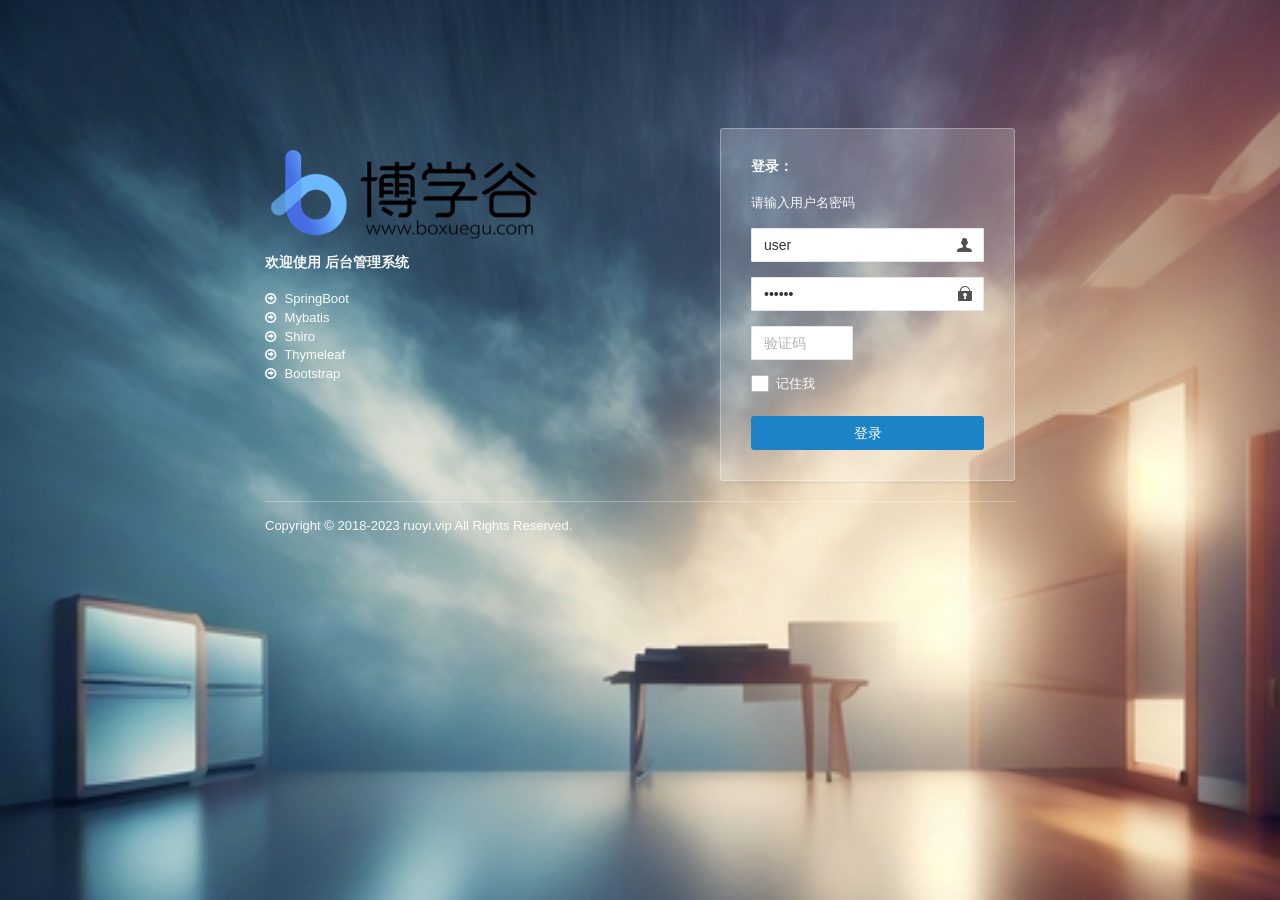
<file: backend/src/main/resources/templates/login.html>
<!DOCTYPE html>
<html lang="zh" xmlns:th="http://www.thymeleaf.org">
<head>
    <meta charset="utf-8">
    <meta name="viewport" content="width=device-width, initial-scale=1.0, maximum-scale=1.0">
    <title>登录管理系统</title>
    <meta name="description" content="后台管理框架">
    <link href="../static/css/bootstrap.min.css" th:href="@{/css/bootstrap.min.css}" rel="stylesheet"/>
    <link href="../static/css/font-awesome.min.css" th:href="@{/css/font-awesome.min.css}" rel="stylesheet"/>
    <link href="../static/css/style.min.css" th:href="@{/css/style.min.css}" rel="stylesheet"/>
    <link href="../static/css/login.min.css" th:href="@{/css/login.min.css}" rel="stylesheet"/>
    <link href="../static/ruoyi/css/ry-ui.css" th:href="@{/ruoyi/css/ry-ui.css?v=4.7.8}" rel="stylesheet"/>
    <!-- 360浏览器急速模式 -->
    <meta name="renderer" content="webkit">
    <!-- 避免IE使用兼容模式 -->
    <meta http-equiv="X-UA-Compatible" content="IE=edge">
    <link rel="shortcut icon" href="../static/favicon.ico" th:href="@{favicon.ico}"/>
    <style type="text/css">label.error { position:inherit;  }</style>
    <script>
        if(window.top!==window.self){alert('未登录或登录超时。请重新登录');window.top.location=window.location};
    </script>
</head>
<body class="signin">
    <div class="signinpanel">
        <div class="row">
            <div class="col-sm-7">
                <div class="signin-info">
                    <div class="logopanel m-b">
                        <h1><img alt="[ 博学谷 ]" src="../static/ruoyi.png" th:src="@{/ruoyi.png}" th:width="110" th:height="37"></h1>
                    </div>
                    <div class="m-b"></div>
                    <h4>欢迎使用 <strong>后台管理系统</strong></h4>
                    <ul class="m-b">
                        <li><i class="fa fa-arrow-circle-o-right m-r-xs"></i> SpringBoot</li>
                        <li><i class="fa fa-arrow-circle-o-right m-r-xs"></i> Mybatis</li>
                        <li><i class="fa fa-arrow-circle-o-right m-r-xs"></i> Shiro</li>
                        <li><i class="fa fa-arrow-circle-o-right m-r-xs"></i> Thymeleaf</li>
                        <li><i class="fa fa-arrow-circle-o-right m-r-xs"></i> Bootstrap</li>
                    </ul>
<!--                    <strong th:if="${isAllowRegister}">还没有账号？ <a th:href="@{/register}">立即注册&raquo;</a></strong>-->
                </div>
            </div>
            <div class="col-sm-5">
                <form id="signupForm" autocomplete="off">
                    <h4 class="no-margins">登录：</h4>
                    <p class="m-t-md">请输入用户名密码</p>
                    <input type="text"     name="username" class="form-control uname"     placeholder="用户名" value="user"    />
                    <input type="password" name="password" class="form-control pword"     placeholder="密码"   value="123456" />
					<div class="row m-t" th:if="${captchaEnabled==true}">
						<div class="col-xs-6">
						    <input type="text" name="validateCode" class="form-control code" placeholder="验证码" maxlength="5" />
						</div>
						<div class="col-xs-6">
							<a href="javascript:void(0);" title="点击更换验证码">
								<img th:src="@{/captcha/captchaImage(type=${captchaType})}" class="imgcode" width="85%"/>
							</a>
						</div>
					</div>
                    <div class="checkbox-custom" th:if="${isRemembered}" th:classappend="${captchaEnabled==false} ? 'm-t'">
				        <input type="checkbox" id="rememberme" name="rememberme"> <label for="rememberme">记住我</label>
				    </div>
                    <button class="btn btn-success btn-block" id="btnSubmit" data-loading="正在验证登录，请稍候...">登录</button>
                </form>
            </div>
        </div>
        <div class="signup-footer">
            <div class="pull-left">
                Copyright © 2018-2023 ruoyi.vip All Rights Reserved. <br>
            </div>
        </div>
    </div>
<script th:inline="javascript"> var ctx = [[@{/}]]; var captchaType = [[${captchaType}]]; </script>
<!--[if lte IE 8]><script>window.location.href=ctx+'html/ie.html';</script><![endif]-->
<!-- 全局js -->
<script src="../static/js/jquery.min.js" th:src="@{/js/jquery.min.js}"></script>
<script src="../static/ajax/libs/validate/jquery.validate.min.js" th:src="@{/ajax/libs/validate/jquery.validate.min.js}"></script>
<script src="../static/ajax/libs/layer/layer.min.js" th:src="@{/ajax/libs/layer/layer.min.js}"></script>
<script src="../static/ajax/libs/blockUI/jquery.blockUI.js" th:src="@{/ajax/libs/blockUI/jquery.blockUI.js}"></script>
<script src="../static/ruoyi/js/ry-ui.js" th:src="@{/ruoyi/js/ry-ui.js?v=4.7.8}"></script>
<script src="../static/ruoyi/login.js" th:src="@{/ruoyi/login.js}"></script>
</body>
</html>
</file>
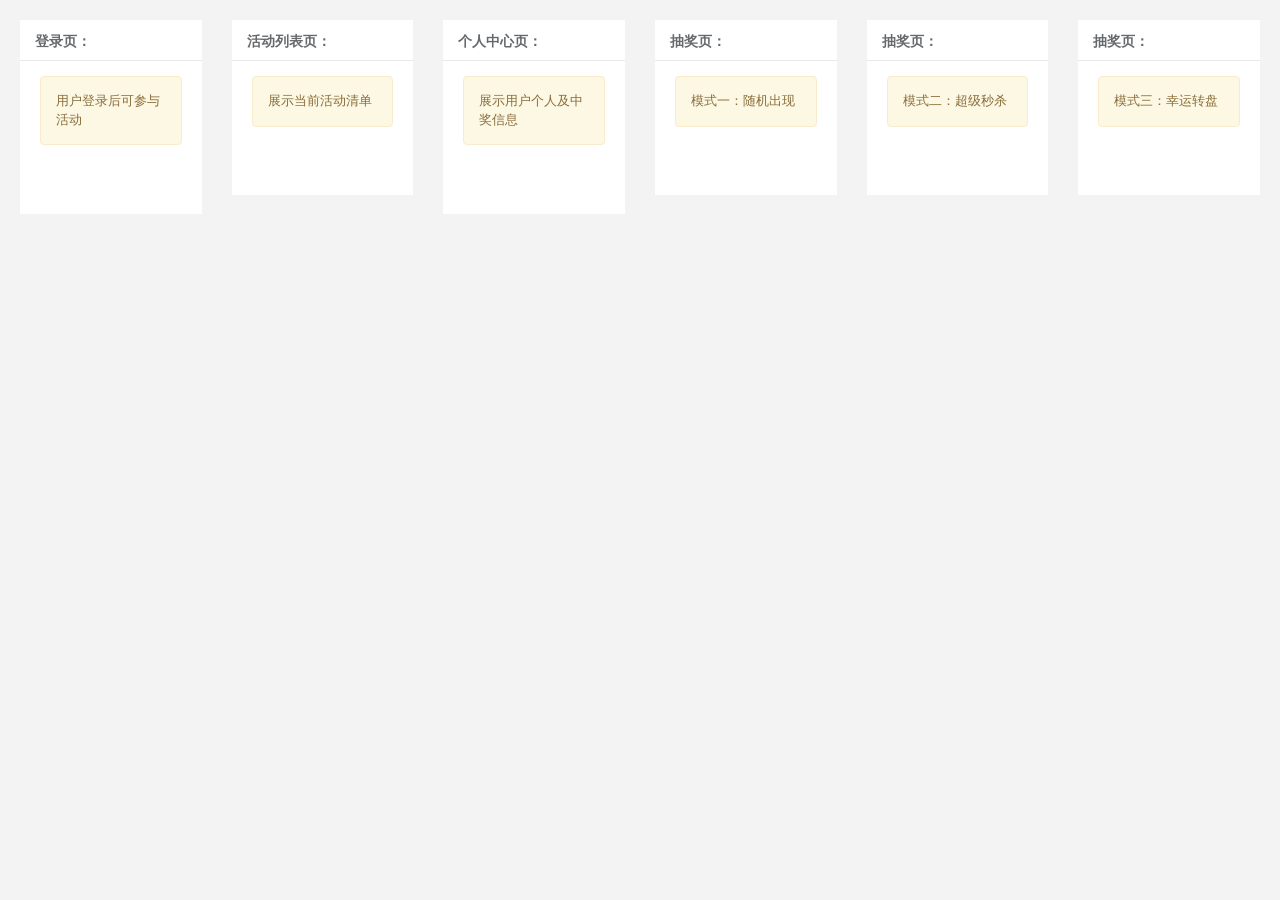
<file: backend/src/main/resources/templates/main.html>
<!DOCTYPE html>
<html  lang="zh" xmlns:th="http://www.thymeleaf.org">
<head>
    <meta charset="utf-8">
    <meta name="viewport" content="width=device-width, initial-scale=1.0">
    <!--360浏览器优先以webkit内核解析-->
    <title>若依介绍</title>
    <link rel="shortcut icon" href="favicon.ico">
    <link href="../static/css/bootstrap.min.css" th:href="@{/css/bootstrap.min.css}" rel="stylesheet"/>
    <link href="../static/css/font-awesome.min.css" th:href="@{/css/font-awesome.min.css}" rel="stylesheet"/>
    <link href="../static/css/style.min.css" th:href="@{/css/style.min.css}" rel="stylesheet"/>
</head>

<body class="gray-bg">
    <div class="wrapper wrapper-content">
        <div class="row">
            <div class="col-sm-2">
                <div class="ibox float-e-margins">
                    <div class="ibox-title">
                        <h5>登录页：</h5>
                    </div>
                    <div class="ibox-content">
                        <div class="alert alert-warning">
                            用户登录后可参与活动
                        </div>
                        <p id="frontend0">
                            <a href="javascript:;">
                                <img th:src="@{/img/00.png}" width="100%">
                            </a>
                        </p>
                    </div>
                </div>
            </div>
            <div class="col-sm-2">
                <div class="ibox float-e-margins">
                    <div class="ibox-title">
                        <h5>活动列表页：</h5>
                    </div>
                    <div class="ibox-content">
                        <div class="alert alert-warning">
                            展示当前活动清单
                        </div>
                        <p id="frontend1">
                            <a href="javascript:;">
								<img th:src="@{/img/10.png}" width="100%">
                            </a>
                        </p>
                    </div>
                </div>
            </div>
            <div class="col-sm-2">
                <div class="ibox float-e-margins">
                    <div class="ibox-title">
                        <h5>个人中心页：</h5>
                    </div>
                    <div class="ibox-content">
                        <div class="alert alert-warning">
                            展示用户个人及中奖信息
                        </div>
                        <p id="frontend2">
                            <a href="javascript:;">
                                <img th:src="@{/img/40.png}" width="100%">
                            </a>
                        </p>
                    </div>
                </div>
            </div>
            <div class="col-sm-2">
                <div class="ibox float-e-margins">
                    <div class="ibox-title">
                        <h5>抽奖页：</h5>
                    </div>
                    <div class="ibox-content">
                        <div class="alert alert-warning">
                            模式一：随机出现
                        </div>
                        <p id="frontend3">
                            <a href="javascript:;">
                                <img th:src="@{/img/30.png}" width="100%">
                            </a>
                        </p>
                    </div>
                </div>
            </div>
            <div class="col-sm-2">
                <div class="ibox float-e-margins">
                    <div class="ibox-title">
                        <h5>抽奖页：</h5>
                    </div>
                    <div class="ibox-content">
                        <div class="alert alert-warning">
                            模式二：超级秒杀
                        </div>
                        <p id="frontend5">
                            <a href="javascript:;">
                                <img th:src="@{/img/50.png}" width="100%">
                            </a>
                        </p>
                    </div>
                </div>
            </div>
            <div class="col-sm-2">
                <div class="ibox float-e-margins">
                    <div class="ibox-title">
                        <h5>抽奖页：</h5>
                    </div>
                    <div class="ibox-content">
                        <div class="alert alert-warning">
                            模式三：幸运转盘
                        </div>
                        <p id="frontend6">
                            <a href="javascript:;">
                                <img th:src="@{/img/60.png}" width="100%">
                            </a>
                        </p>
                    </div>
                </div>
            </div>
        </div>
    </div>
    <script th:src="@{/js/jquery.min.js}"></script>
    <script th:src="@{/js/bootstrap.min.js}"></script>
    <script th:src="@{/ajax/libs/layer/layer.min.js}"></script>
    <script type="text/javascript">
	    $('#pay-qrcode').click(function(){
	        var html=$(this).html();
	        parent.layer.open({
	            title: false,
	            type: 1,
	            closeBtn:false,
	            shadeClose:true,
	            area: ['600px', '360px'],
	            content: html
	        });
	    });
    </script>
</body>
</html>
</file>
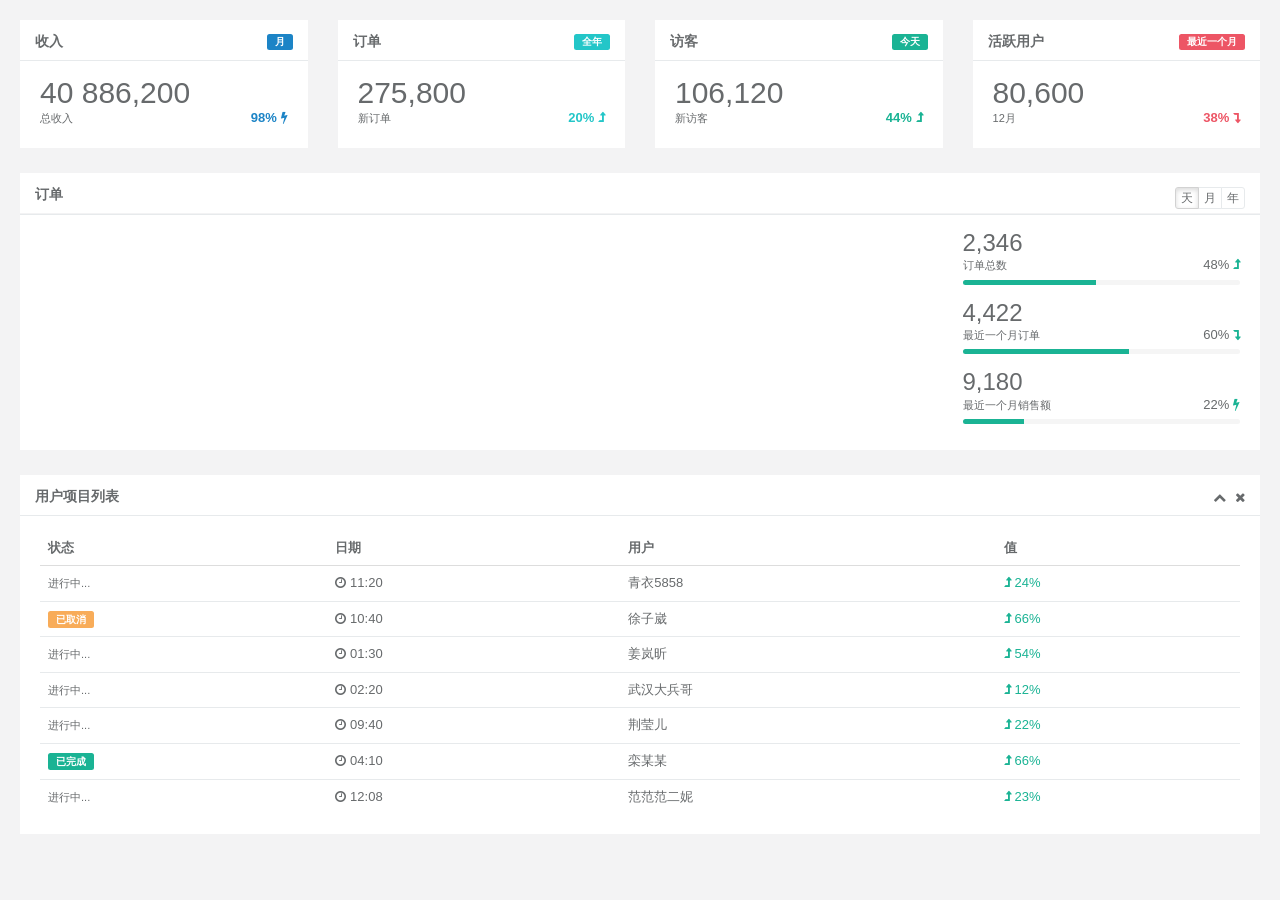
<file: backend/src/main/resources/templates/main_v1.html>
<!DOCTYPE html>
<html lang="zh" xmlns:th="http://www.thymeleaf.org">
<head>
    <meta charset="utf-8">
    <meta name="viewport" content="width=device-width, initial-scale=1.0">
    <title>统计</title>
    <link rel="shortcut icon" href="favicon.ico">
    <link href="../static/css/bootstrap.min.css" th:href="@{/css/bootstrap.min.css}" rel="stylesheet"/>
    <link href="../static/css/font-awesome.min.css" th:href="@{/css/font-awesome.min.css}" rel="stylesheet"/>
    <link href="../static/css/animate.min.css" th:href="@{/css/animate.min.css}" rel="stylesheet"/>
    <link href="../static/css/style.min.css" th:href="@{/css/style.min.css}" rel="stylesheet"/>
</head>

<body class="gray-bg">
    <div class="wrapper wrapper-content">

        <div class="row">
            <div class="col-sm-3">
                <div class="ibox float-e-margins">
                    <div class="ibox-title">
                        <span class="label label-success pull-right">月</span>
                        <h5>收入</h5>
                    </div>
                    <div class="ibox-content">
                        <h1 class="no-margins">40 886,200</h1>
                        <div class="stat-percent font-bold text-success">98% <i class="fa fa-bolt"></i>
                        </div>
                        <small>总收入</small>
                    </div>
                </div>
            </div>
            <div class="col-sm-3">
                <div class="ibox float-e-margins">
                    <div class="ibox-title">
                        <span class="label label-info pull-right">全年</span>
                        <h5>订单</h5>
                    </div>
                    <div class="ibox-content">
                        <h1 class="no-margins">275,800</h1>
                        <div class="stat-percent font-bold text-info">20% <i class="fa fa-level-up"></i>
                        </div>
                        <small>新订单</small>
                    </div>
                </div>
            </div>
            <div class="col-sm-3">
                <div class="ibox float-e-margins">
                    <div class="ibox-title">
                        <span class="label label-primary pull-right">今天</span>
                        <h5>访客</h5>
                    </div>
                    <div class="ibox-content">
                        <h1 class="no-margins">106,120</h1>
                        <div class="stat-percent font-bold text-navy">44% <i class="fa fa-level-up"></i>
                        </div>
                        <small>新访客</small>
                    </div>
                </div>
            </div>
            <div class="col-sm-3">
                <div class="ibox float-e-margins">
                    <div class="ibox-title">
                        <span class="label label-danger pull-right">最近一个月</span>
                        <h5>活跃用户</h5>
                    </div>
                    <div class="ibox-content">
                        <h1 class="no-margins">80,600</h1>
                        <div class="stat-percent font-bold text-danger">38% <i class="fa fa-level-down"></i>
                        </div>
                        <small>12月</small>
                    </div>
                </div>
            </div>
        </div>
        
        <div class="row">
            <div class="col-sm-12">
                <div class="ibox float-e-margins">
                    <div class="ibox-title">
                        <h5>订单</h5>
                        <div class="pull-right">
                            <div class="btn-group">
                                <button type="button" class="btn btn-xs btn-white active">天</button>
                                <button type="button" class="btn btn-xs btn-white">月</button>
                                <button type="button" class="btn btn-xs btn-white">年</button>
                            </div>
                        </div>
                    </div>
                    <div class="ibox-content">
                        <div class="row">
                            <div class="col-sm-9">
                                <div class="flot-chart">
                                    <div class="flot-chart-content" id="flot-dashboard-chart"></div>
                                </div>
                            </div>
                            <div class="col-sm-3">
                                <ul class="stat-list">
                                    <li>
                                        <h2 class="no-margins">2,346</h2>
                                        <small>订单总数</small>
                                        <div class="stat-percent">48% <i class="fa fa-level-up text-navy"></i>
                                        </div>
                                        <div class="progress progress-mini">
                                            <div style="width: 48%;" class="progress-bar"></div>
                                        </div>
                                    </li>
                                    <li>
                                        <h2 class="no-margins ">4,422</h2>
                                        <small>最近一个月订单</small>
                                        <div class="stat-percent">60% <i class="fa fa-level-down text-navy"></i>
                                        </div>
                                        <div class="progress progress-mini">
                                            <div style="width: 60%;" class="progress-bar"></div>
                                        </div>
                                    </li>
                                    <li>
                                        <h2 class="no-margins ">9,180</h2>
                                        <small>最近一个月销售额</small>
                                        <div class="stat-percent">22% <i class="fa fa-bolt text-navy"></i>
                                        </div>
                                        <div class="progress progress-mini">
                                            <div style="width: 22%;" class="progress-bar"></div>
                                        </div>
                                    </li>
                                 </ul>
                            </div>
                        </div>
                    </div>
                </div>
            </div>
        </div>
        
        <div class="row">
            <div class="col-sm-12">
                <div class="ibox float-e-margins">
                    <div class="ibox-title">
                        <h5>用户项目列表</h5>
                        <div class="ibox-tools">
                            <a class="collapse-link">
                                <i class="fa fa-chevron-up"></i>
                            </a>
                            <a class="close-link">
                                <i class="fa fa-times"></i>
                            </a>
                        </div>
                    </div>
                    <div class="ibox-content">
                        <table class="table table-hover no-margins">
                            <thead>
                                <tr>
                                    <th>状态</th>
                                    <th>日期</th>
                                    <th>用户</th>
                                    <th>值</th>
                                </tr>
                            </thead>
                            <tbody>
                                <tr>
                                    <td><small>进行中...</small>
                                    </td>
                                    <td><i class="fa fa-clock-o"></i> 11:20</td>
                                    <td>青衣5858</td>
                                    <td class="text-navy"> <i class="fa fa-level-up"></i> 24%</td>
                                </tr>
                                <tr>
                                    <td><span class="label label-warning">已取消</span>
                                    </td>
                                    <td><i class="fa fa-clock-o"></i> 10:40</td>
                                    <td>徐子崴</td>
                                    <td class="text-navy"> <i class="fa fa-level-up"></i> 66%</td>
                                </tr>
                                <tr>
                                    <td><small>进行中...</small>
                                    </td>
                                    <td><i class="fa fa-clock-o"></i> 01:30</td>
                                    <td>姜岚昕</td>
                                    <td class="text-navy"> <i class="fa fa-level-up"></i> 54%</td>
                                </tr>
                                <tr>
                                    <td><small>进行中...</small>
                                    </td>
                                    <td><i class="fa fa-clock-o"></i> 02:20</td>
                                    <td>武汉大兵哥</td>
                                    <td class="text-navy"> <i class="fa fa-level-up"></i> 12%</td>
                                </tr>
                                <tr>
                                    <td><small>进行中...</small>
                                    </td>
                                    <td><i class="fa fa-clock-o"></i> 09:40</td>
                                    <td>荆莹儿</td>
                                    <td class="text-navy"> <i class="fa fa-level-up"></i> 22%</td>
                                </tr>
                                <tr>
                                    <td><span class="label label-primary">已完成</span>
                                    </td>
                                    <td><i class="fa fa-clock-o"></i> 04:10</td>
                                    <td>栾某某</td>
                                    <td class="text-navy"> <i class="fa fa-level-up"></i> 66%</td>
                                </tr>
                                <tr>
                                    <td><small>进行中...</small>
                                    </td>
                                    <td><i class="fa fa-clock-o"></i> 12:08</td>
                                    <td>范范范二妮</td>
                                    <td class="text-navy"> <i class="fa fa-level-up"></i> 23%</td>
                                </tr>
                            </tbody>
                        </table>
                    </div>
                </div>
            </div>
         </div>
      </div>
    </div>
    <script th:src="@{/js/jquery.min.js}"></script>
    <script th:src="@{/js/bootstrap.min.js}"></script>
    <script th:src="@{/ajax/libs/flot/jquery.flot.js}"></script>
    
    <th:block th:include="include :: sparkline-js" />
    <script type="text/javascript">
	    $(document).ready(function () {
	        var data2 = [
	            [gd(2012, 1, 1), 7], [gd(2012, 1, 2), 6], [gd(2012, 1, 3), 4], [gd(2012, 1, 4), 8],
	            [gd(2012, 1, 5), 9], [gd(2012, 1, 6), 7], [gd(2012, 1, 7), 5], [gd(2012, 1, 8), 4],
	            [gd(2012, 1, 9), 7], [gd(2012, 1, 10), 8], [gd(2012, 1, 11), 9], [gd(2012, 1, 12), 6],
	            [gd(2012, 1, 13), 4], [gd(2012, 1, 14), 5], [gd(2012, 1, 15), 11], [gd(2012, 1, 16), 8],
	            [gd(2012, 1, 17), 8], [gd(2012, 1, 18), 11], [gd(2012, 1, 19), 11], [gd(2012, 1, 20), 6],
	            [gd(2012, 1, 21), 6], [gd(2012, 1, 22), 8], [gd(2012, 1, 23), 11], [gd(2012, 1, 24), 13],
	            [gd(2012, 1, 25), 7], [gd(2012, 1, 26), 9], [gd(2012, 1, 27), 9], [gd(2012, 1, 28), 8],
	            [gd(2012, 1, 29), 5], [gd(2012, 1, 30), 8], [gd(2012, 1, 31), 25]
	        ];
	
	        var data3 = [
	            [gd(2012, 1, 1), 800], [gd(2012, 1, 2), 500], [gd(2012, 1, 3), 600], [gd(2012, 1, 4), 700],
	            [gd(2012, 1, 5), 500], [gd(2012, 1, 6), 456], [gd(2012, 1, 7), 800], [gd(2012, 1, 8), 589],
	            [gd(2012, 1, 9), 467], [gd(2012, 1, 10), 876], [gd(2012, 1, 11), 689], [gd(2012, 1, 12), 700],
	            [gd(2012, 1, 13), 500], [gd(2012, 1, 14), 600], [gd(2012, 1, 15), 700], [gd(2012, 1, 16), 786],
	            [gd(2012, 1, 17), 345], [gd(2012, 1, 18), 888], [gd(2012, 1, 19), 888], [gd(2012, 1, 20), 888],
	            [gd(2012, 1, 21), 987], [gd(2012, 1, 22), 444], [gd(2012, 1, 23), 999], [gd(2012, 1, 24), 567],
	            [gd(2012, 1, 25), 786], [gd(2012, 1, 26), 666], [gd(2012, 1, 27), 888], [gd(2012, 1, 28), 900],
	            [gd(2012, 1, 29), 178], [gd(2012, 1, 30), 555], [gd(2012, 1, 31), 993]
	        ];
	
	
	        var dataset = [
	            {
	                label: "订单数",
	                data: data3,
	                color: "#1ab394",
	                bars: {
	                    show: true,
	                    align: "center",
	                    barWidth: 24 * 60 * 60 * 600,
	                    lineWidth: 0
	                }
	
	            }, {
	                label: "付款数",
	                data: data2,
	                yaxis: 2,
	                color: "#464f88",
	                lines: {
	                    lineWidth: 1,
	                    show: true,
	                    fill: true,
	                    fillColor: {
	                        colors: [{
	                            opacity: 0.2
	                        }, {
	                            opacity: 0.2
	                        }]
	                    }
	                },
	                splines: {
	                    show: false,
	                    tension: 0.6,
	                    lineWidth: 1,
	                    fill: 0.1
	                },
	            }
	        ];
	
	
	        var options = {
	            xaxis: {
	                mode: "time",
	                tickSize: [3, "day"],
	                tickLength: 0,
	                axisLabel: "Date",
	                axisLabelUseCanvas: true,
	                axisLabelFontSizePixels: 12,
	                axisLabelFontFamily: 'Arial',
	                axisLabelPadding: 10,
	                color: "#838383"
	            },
	            yaxes: [{
	                    position: "left",
	                    max: 1070,
	                    color: "#838383",
	                    axisLabelUseCanvas: true,
	                    axisLabelFontSizePixels: 12,
	                    axisLabelFontFamily: 'Arial',
	                    axisLabelPadding: 3
	            }, {
	                    position: "right",
	                    clolor: "#838383",
	                    axisLabelUseCanvas: true,
	                    axisLabelFontSizePixels: 12,
	                    axisLabelFontFamily: ' Arial',
	                    axisLabelPadding: 67
	            }
	            ],
	            legend: {
	                noColumns: 1,
	                labelBoxBorderColor: "#000000",
	                position: "nw"
	            },
	            grid: {
	                hoverable: false,
	                borderWidth: 0,
	                color: '#838383'
	            }
	        };
	
	        function gd(year, month, day) {
	            return new Date(year, month - 1, day).getTime();
	        }
	
	        var previousPoint = null,
	            previousLabel = null;
	
	        $.plot($("#flot-dashboard-chart"), dataset, options);
	    });
    </script>
</body>
</html>
</file>
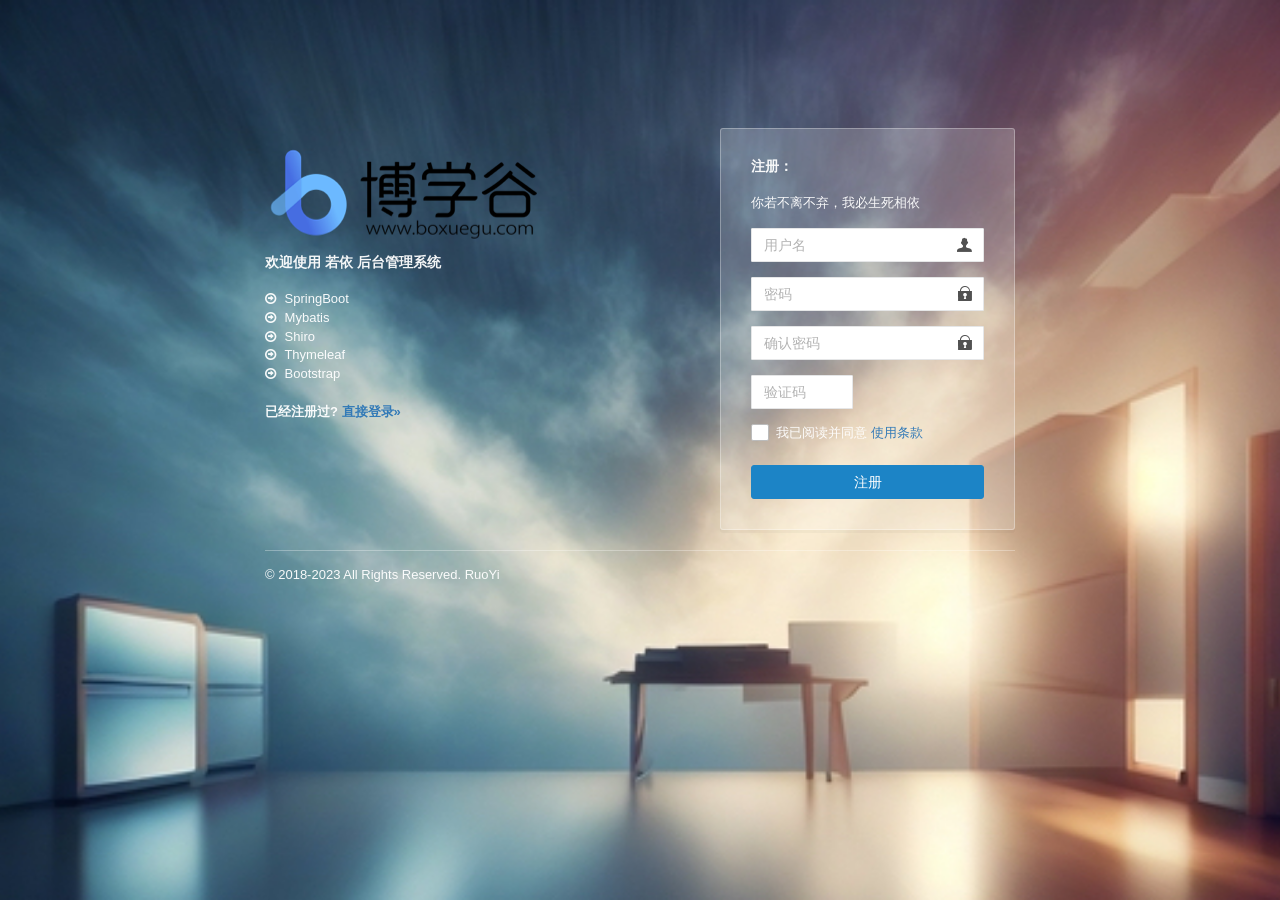
<file: backend/src/main/resources/templates/register.html>
<!DOCTYPE html>
<html  lang="zh" xmlns:th="http://www.thymeleaf.org">
<head>
    <meta charset="utf-8">
    <meta name="viewport" content="width=device-width, initial-scale=1.0, maximum-scale=1.0">
    <title>注册管理系统</title>
    <meta name="description" content="后台管理框架">
    <link href="../static/css/bootstrap.min.css" th:href="@{/css/bootstrap.min.css}" rel="stylesheet"/>
    <link href="../static/css/font-awesome.min.css" th:href="@{/css/font-awesome.min.css}" rel="stylesheet"/>
    <link href="../static/css/style.min.css" th:href="@{/css/style.min.css}" rel="stylesheet"/>
    <link href="../static/css/login.min.css" th:href="@{/css/login.min.css}" rel="stylesheet"/>
    <link href="../static/ruoyi/css/ry-ui.css" th:href="@{/ruoyi/css/ry-ui.css?v=4.7.8}" rel="stylesheet"/>
    <!-- 360浏览器急速模式 -->
    <meta name="renderer" content="webkit">
    <!-- 避免IE使用兼容模式 -->
    <meta http-equiv="X-UA-Compatible" content="IE=edge">
    <link rel="shortcut icon" href="../static/favicon.ico" th:href="@{favicon.ico}"/>
    <style type="text/css">label.error { position:inherit;  }</style>
</head>
<body class="signin">
    <div class="signinpanel">
        <div class="row">
            <div class="col-sm-7">
                <div class="signin-info">
                    <div class="logopanel m-b">
                        <h1><img alt="[ 若依 ]" src="../static/ruoyi.png" th:src="@{/ruoyi.png}"></h1>
                    </div>
                    <div class="m-b"></div>
                    <h4>欢迎使用 <strong>若依 后台管理系统</strong></h4>
                    <ul class="m-b">
                        <li><i class="fa fa-arrow-circle-o-right m-r-xs"></i> SpringBoot</li>
                        <li><i class="fa fa-arrow-circle-o-right m-r-xs"></i> Mybatis</li>
                        <li><i class="fa fa-arrow-circle-o-right m-r-xs"></i> Shiro</li>
                        <li><i class="fa fa-arrow-circle-o-right m-r-xs"></i> Thymeleaf</li>
                        <li><i class="fa fa-arrow-circle-o-right m-r-xs"></i> Bootstrap</li>
                    </ul>
                    <strong>已经注册过? <a th:href="@{/login}">直接登录&raquo;</a></strong>
                </div>
            </div>
            <div class="col-sm-5">
                <form id="registerForm" autocomplete="off">
                    <h4 class="no-margins">注册：</h4>
                    <p class="m-t-md">你若不离不弃，我必生死相依</p>
                    <input type="text"     name="username" class="form-control uname"         placeholder="用户名"   maxlength="20" />
                    <input type="password" name="password" class="form-control pword"         placeholder="密码"     maxlength="20" />
                    <input type="password" name="confirmPassword" class="form-control pword"  placeholder="确认密码" maxlength="20" />
					<div class="row m-t" th:if="${captchaEnabled==true}">
						<div class="col-xs-6">
						    <input type="text" name="validateCode" class="form-control code"  placeholder="验证码"   maxlength="5" >
						</div>
						<div class="col-xs-6">
							<a href="javascript:void(0);" title="点击更换验证码">
								<img th:src="@{/captcha/captchaImage(type=${captchaType})}" class="imgcode" width="85%"/>
							</a>
						</div>
					</div>
                    <div class="checkbox-custom" th:classappend="${captchaEnabled==false} ? 'm-t'">
				        <input type="checkbox" id="acceptTerm" name="acceptTerm"> <label for="acceptTerm">我已阅读并同意</label>
				        <a href="https://gitee.com/y_project/RuoYi/blob/master/README.md" target="_blank">使用条款</a>
				    </div>
                    <button class="btn btn-success btn-block" id="btnSubmit" data-loading="正在验证注册，请稍候...">注册</button>
                </form>
            </div>
        </div>
        <div class="signup-footer">
            <div class="pull-left">
                &copy; 2018-2023 All Rights Reserved. RuoYi <br>
            </div>
        </div>
    </div>
<script th:inline="javascript"> var ctx = [[@{/}]]; var captchaType = [[${captchaType}]]; </script>
<!-- 全局js -->
<script src="../static/js/jquery.min.js" th:src="@{/js/jquery.min.js}"></script>
<script src="../static/ajax/libs/validate/jquery.validate.min.js" th:src="@{/ajax/libs/validate/jquery.validate.min.js}"></script>
<script src="../static/ajax/libs/layer/layer.min.js" th:src="@{/ajax/libs/layer/layer.min.js}"></script>
<script src="../static/ajax/libs/blockUI/jquery.blockUI.js" th:src="@{/ajax/libs/blockUI/jquery.blockUI.js}"></script>
<script src="../static/ruoyi/js/ry-ui.js" th:src="@{/ruoyi/js/ry-ui.js?v=4.7.8}"></script>
<script src="../static/ruoyi/register.js" th:src="@{/ruoyi/register.js}"></script>
</body>
</html>
</file>
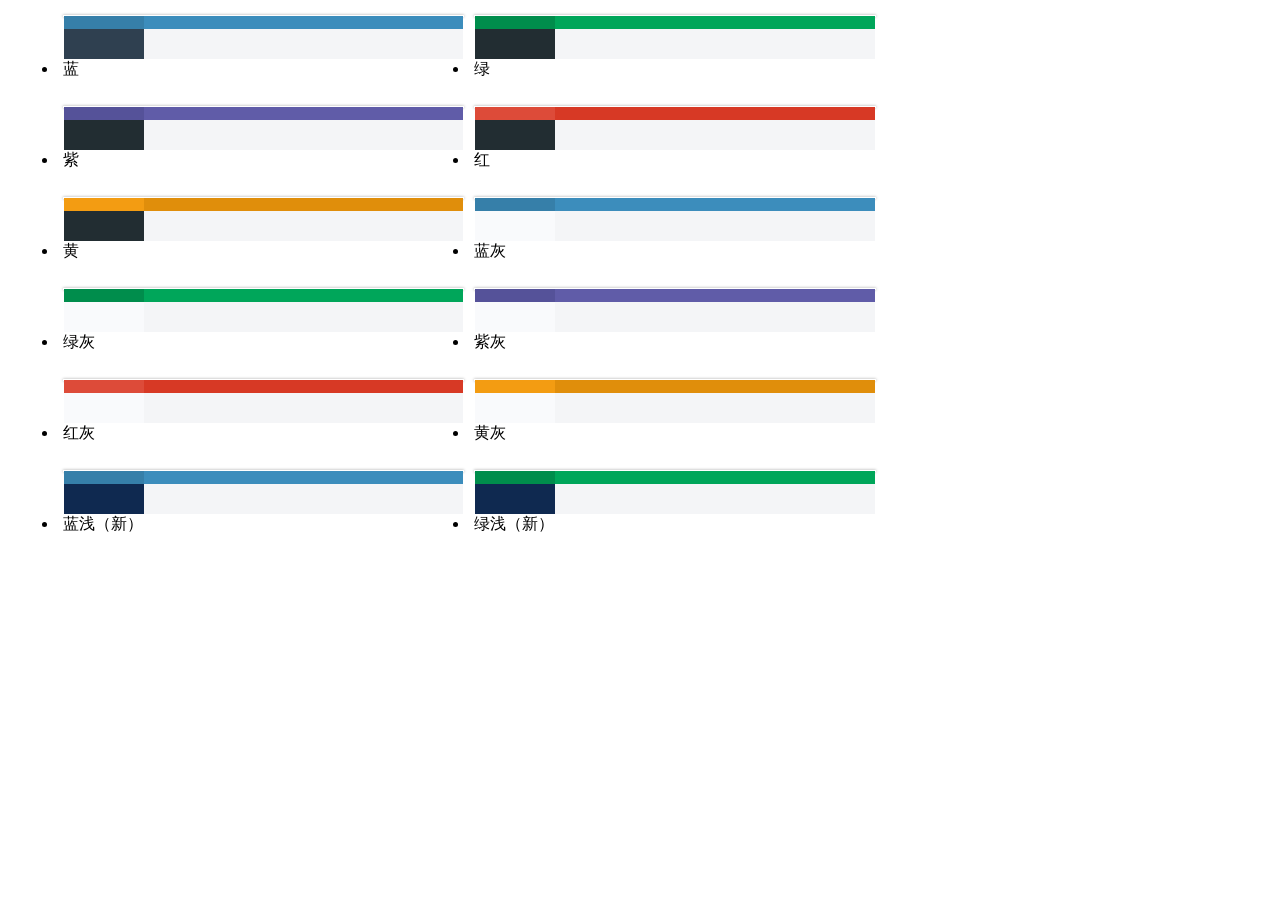
<file: backend/src/main/resources/templates/skin.html>
<!DOCTYPE html>
<html  lang="zh" xmlns:th="http://www.thymeleaf.org">
<head>
    <meta charset="utf-8">
    <meta name="viewport" content="width=device-width, initial-scale=1.0">
    <meta name="renderer" content="webkit">
    <title>主题选择</title>
    <!--[if lt IE 9]>
    <meta http-equiv="refresh" content="0;ie.html"/>
    <![endif]-->
    <link rel="shortcut icon" href="../static/favicon.ico" th:href="@{favicon.ico}"/>
    <link th:href="@{/css/bootstrap.min.css}" rel="stylesheet"/>
    <link th:href="@{/css/style.min.css}" rel="stylesheet"/>
    <style type="text/css">
		.list-unstyled{margin:10px;}
		.full-opacity-hover{opacity:1;filter:alpha(opacity=1);border:1px solid #fff}
		.full-opacity-hover:hover{border:1px solid #f00;}
	</style>
</head>
<body class="gray-bg">
<ul class="list-unstyled clearfix">
	<li style="float:left; width: 33.33333%; padding: 5px;">
		<a href="javascript:" data-skin="skin-blue|theme-dark" style="display: block; box-shadow: 0 0 3px rgba(0,0,0,0.4)" class="clearfix full-opacity-hover">
			<span style="width: 20%; float: left; height: 13px; background: #367fa9"></span>
			<span style="width: 80%; float: left; height: 13px; background: #3c8dbc"></span>
			<span style="width: 20%; float: left; height: 30px; background: #2f4050"></span>
			<span style="width: 80%; float: left; height: 30px; background: #f4f5f7"></span>
		</a>
		<p class="text-center">蓝</p>
	</li>
	
	<li style="float:left; width: 33.33333%; padding: 5px;">
		<a href="javascript:" data-skin="skin-green|theme-dark" style="display: block; box-shadow: 0 0 3px rgba(0,0,0,0.4)" class="clearfix full-opacity-hover">
			<span style="width: 20%; float: left; height: 13px; background: #008d4c"></span>
			<span style="width: 80%; float: left; height: 13px; background: #00a65a"></span>
			<span style="width: 20%; float: left; height: 30px; background: #222d32"></span>
			<span style="width: 80%; float: left; height: 30px; background: #f4f5f7"></span>
		</a>
		<p class="text-center">绿</p>
	</li>
	
	<li style="float:left; width: 33.33333%; padding: 5px;">
		<a href="javascript:" data-skin="skin-purple|theme-dark" style="display: block; box-shadow: 0 0 3px rgba(0,0,0,0.4)" class="clearfix full-opacity-hover">
			<span style="width: 20%; float: left; height: 13px; background: #555299"></span>
			<span style="width: 80%; float: left; height: 13px; background: #605ca8"></span>
			<span style="width: 20%; float: left; height: 30px; background: #222d32"></span>
			<span style="width: 80%; float: left; height: 30px; background: #f4f5f7"></span>
		</a>
		<p class="text-center">紫</p>
	</li>
	
	<li style="float:left; width: 33.33333%; padding: 5px;">
		<a href="javascript:" data-skin="skin-red|theme-dark" style="display: block; box-shadow: 0 0 3px rgba(0,0,0,0.4)" class="clearfix full-opacity-hover">
			<span style="width: 20%; float: left; height: 13px; background: #dd4b39"></span>
			<span style="width: 80%; float: left; height: 13px; background: #d73925"></span>
			<span style="width: 20%; float: left; height: 30px; background: #222d32"></span>
			<span style="width: 80%; float: left; height: 30px; background: #f4f5f7"></span>
		</a>
		<p class="text-center">红</p>
	</li>
	
	<li style="float:left; width: 33.33333%; padding: 5px;">
		<a href="javascript:" data-skin="skin-yellow|theme-dark" style="display: block; box-shadow: 0 0 3px rgba(0,0,0,0.4)" class="clearfix full-opacity-hover">
			<span style="width: 20%; float: left; height: 13px; background: #f39c12"></span>
			<span style="width: 80%; float: left; height: 13px; background: #e08e0b"></span>
			<span style="width: 20%; float: left; height: 30px; background: #222d32"></span>
			<span style="width: 80%; float: left; height: 30px; background: #f4f5f7"></span>
		</a>
		<p class="text-center">黄</p>
	</li>
	
	<li style="float:left; width: 33.33333%; padding: 5px;">
		<a href="javascript:" data-skin="skin-blue|theme-light" style="display: block; box-shadow: 0 0 3px rgba(0,0,0,0.4)" class="clearfix full-opacity-hover">
			<span style="width: 20%; float: left; height: 13px; background: #367fa9"></span>
			<span style="width: 80%; float: left; height: 13px; background: #3c8dbc"></span>
			<span style="width: 20%; float: left; height: 30px; background: #f9fafc"></span>
			<span style="width: 80%; float: left; height: 30px; background: #f4f5f7"></span>
		</a>
		<p class="text-center">蓝灰</p>
	</li>
	
	<li style="float:left; width: 33.33333%; padding: 5px;">
		<a href="javascript:" data-skin="skin-green|theme-light" style="display: block; box-shadow: 0 0 3px rgba(0,0,0,0.4)" class="clearfix full-opacity-hover">
			<span style="width: 20%; float: left; height: 13px; background: #008d4c"></span>
			<span style="width: 80%; float: left; height: 13px; background: #00a65a"></span>
			<span style="width: 20%; float: left; height: 30px; background: #f9fafc"></span>
			<span style="width: 80%; float: left; height: 30px; background: #f4f5f7"></span>
		</a>
		<p class="text-center">绿灰</p>
	</li>
	
	<li style="float:left; width: 33.33333%; padding: 5px;">
		<a href="javascript:" data-skin="skin-purple|theme-light" style="display: block; box-shadow: 0 0 3px rgba(0,0,0,0.4)" class="clearfix full-opacity-hover">
			<span style="width: 20%; float: left; height: 13px; background: #555299"></span>
			<span style="width: 80%; float: left; height: 13px; background: #605ca8"></span>
			<span style="width: 20%; float: left; height: 30px; background: #f9fafc"></span>
			<span style="width: 80%; float: left; height: 30px; background: #f4f5f7"></span>
		</a>
		<p class="text-center">紫灰</p>
	</li>
	
	<li style="float:left; width: 33.33333%; padding: 5px;">
		<a href="javascript:" data-skin="skin-red|theme-light" style="display: block; box-shadow: 0 0 3px rgba(0,0,0,0.4)" class="clearfix full-opacity-hover">
			<span style="width: 20%; float: left; height: 13px; background: #dd4b39"></span>
			<span style="width: 80%; float: left; height: 13px; background: #d73925"></span>
			<span style="width: 20%; float: left; height: 30px; background: #f9fafc"></span>
			<span style="width: 80%; float: left; height: 30px; background: #f4f5f7"></span>
		</a>
		<p class="text-center">红灰</p>
	</li>
	
	<li style="float:left; width: 33.33333%; padding: 5px;">
		<a href="javascript:" data-skin="skin-yellow|theme-light" style="display: block; box-shadow: 0 0 3px rgba(0,0,0,0.4)" class="clearfix full-opacity-hover">
			<span style="width: 20%; float: left; height: 13px; background: #f39c12"></span>
			<span style="width: 80%; float: left; height: 13px; background: #e08e0b"></span>
			<span style="width: 20%; float: left; height: 30px; background: #f9fafc"></span>
			<span style="width: 80%; float: left; height: 30px; background: #f4f5f7"></span>
		</a>
		<p class="text-center">黄灰</p>
	</li>
	
	<li style="float:left; width: 33.33333%; padding: 5px;">
		<a href="javascript:" data-skin="skin-blue|theme-blue" style="display: block; box-shadow: 0 0 3px rgba(0,0,0,0.4)" class="clearfix full-opacity-hover">
			<span style="width: 20%; float: left; height: 13px; background: #367fa9"></span>
			<span style="width: 80%; float: left; height: 13px; background: #3c8dbc"></span>
			<span style="width: 20%; float: left; height: 30px; background: rgba(15,41,80,1)"></span>
			<span style="width: 80%; float: left; height: 30px; background: #f4f5f7"></span>
		</a>
		<p class="text-center">蓝浅（新）</p>
	</li>
	<li style="float:left; width: 33.33333%; padding: 5px;">
		<a href="javascript:" data-skin="skin-green|theme-blue" style="display: block; box-shadow: 0 0 3px rgba(0,0,0,0.4)" class="clearfix full-opacity-hover">
			<span style="width: 20%; float: left; height: 13px; background: #008d4c"></span>
			<span style="width: 80%; float: left; height: 13px; background: #00a65a"></span>
			<span style="width: 20%; float: left; height: 30px; background: rgba(15,41,80,1)"></span>
			<span style="width: 80%; float: left; height: 30px; background: #f4f5f7"></span>
		</a>
		<p class="text-center">绿浅（新）</p>
	</li>
</ul>
</body>
<script th:src="@{/js/jquery.min.js}"></script>
<script th:src="@{/ruoyi/js/common.js?v=4.7.8}"></script>
<script type="text/javascript">
//皮肤样式列表
var skins = ["skin-blue", "skin-green", "skin-purple", "skin-red", "skin-yellow"];

// 主题样式列表
var themes = ["theme-dark", "theme-light", "theme-blue"];

$("[data-skin]").on('click',
function(e) {
    var skin = $(this).data('skin');
    $.each(skins, function(i) {
        parent.$("body").removeClass(skins[i]);
    });
    $.each(themes, function(i) {
        parent.$("body").removeClass(themes[i]);
    });
    parent.$("body").addClass(skin.split('|')[0]);
    parent.$("body").addClass(skin.split('|')[1]);
    storage.set('skin', skin);
});
</script>
</html>
</file>
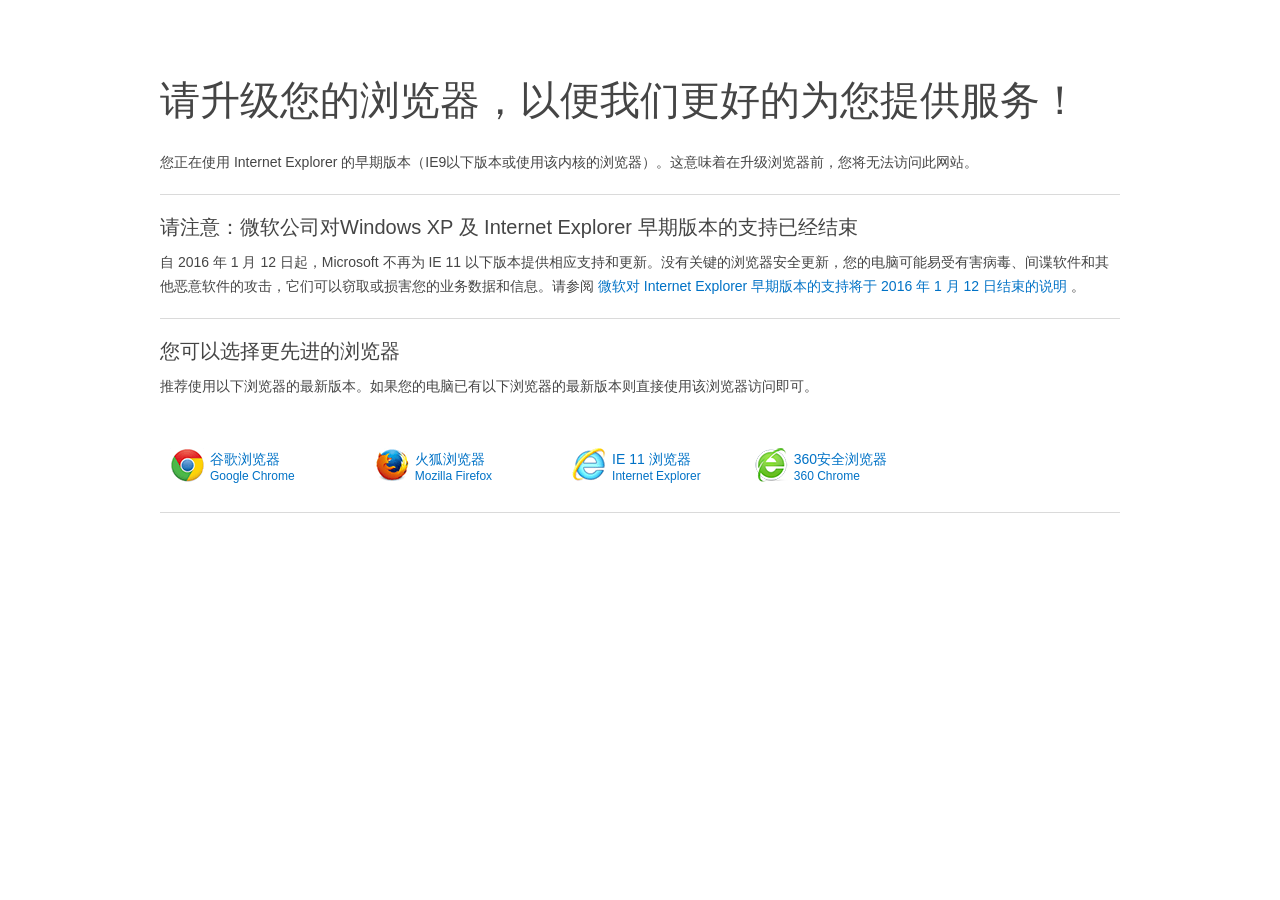
<file: backend/src/main/resources/static/html/ie.html>
<!DOCTYPE html>
<html lang="zh-CN">
<head>
    <meta charset="UTF-8" />
    <title>请升级您的浏览器</title>
    <meta http-equiv="X-UA-Compatible" content="IE=Edge,chrome=1" >
    <meta name="renderer" content="webkit">
    <base target="_blank" />
    <style type="text/css">
        html,body,div,span,applet,object,iframe,h1,h2,h3,h4,h5,h6,p,blockquote,pre,a,abbr,acronym,address,big,cite,code,del,dfn,em,img,ins,kbd,q,s,samp,small,strike,strong,sub,sup,tt,var,b,u,i,center,dl,dt,dd,ol,ul,li,fieldset,form,label,legend,table,caption,tbody,tfoot,thead,tr,th,td,article,aside,canvas,details,embed,figure,figcaption,footer,header,hgroup,menu,nav,output,ruby,section,summary,time,mark,audio,video{border:0;font-size:100%;font:inherit;vertical-align:baseline;margin:0;padding:0}article,aside,details,figcaption,figure,footer,header,hgroup,menu,nav,section{display:block}body{line-height:1}ol,ul{list-style:none}blockquote,q{quotes:none}blockquote:before,blockquote:after,q:before,q:after{content:none}table{border-collapse:collapse;border-spacing:0}
        a{text-decoration:none;color:#0072c6;}a:hover{text-decoration:none;color:#004d8c;}
        body{width:960px;margin:0 auto;padding:10px;font-size:14px;line-height:24px;color:#454545;font-family:'Microsoft YaHei UI','Microsoft YaHei',DengXian,SimSun,'Segoe UI',Tahoma,Helvetica,sans-serif;overflow-y:scroll}
        h1{font-size:40px;line-height:80px;font-weight:100;margin-bottom:10px;}
        h2{font-size:20px;line-height:25px;font-weight:100;margin:10px 0;}
        em{color:red}
        p{margin-bottom:10px;}
        hr{margin:20px 0;border:0;border-top:1px solid #dadada}
        span{display:block;font-size:12px;line-height:12px;}
        .clean{clear:both;}
        .browser{padding:10px 10px;}
        .browser li{width:auto;padding:0 80px;margin-top:30px;height:34px;line-height:22px;float:left;list-style:none;background:url([data-uri]) no-repeat;padding-left:40px}
        .browser .browser-firefox{background-position:0 -34px}
        .browser .browser-ie{background-position:0 -68px;margin-left:0px}
        .browser .browser-360{background-position:0 -170px;margin-left: -27px}
    </style>
</head>
<body style="margin-top:50px">
<h1>请升级您的浏览器，以便我们更好的为您提供服务！</h1>
<p>您正在使用 Internet Explorer 的早期版本（IE9以下版本或使用该内核的浏览器）。这意味着在升级浏览器前，您将无法访问此网站。</p>
<hr>
<h2>请注意：微软公司对Windows XP 及 Internet Explorer 早期版本的支持已经结束</h2>
<p>自 2016 年 1 月 12 日起，Microsoft 不再为 IE 11 以下版本提供相应支持和更新。没有关键的浏览器安全更新，您的电脑可能易受有害病毒、间谍软件和其他恶意软件的攻击，它们可以窃取或损害您的业务数据和信息。请参阅 <a href="https://www.microsoft.com/zh-cn/WindowsForBusiness/End-of-IE-support">微软对 Internet Explorer 早期版本的支持将于 2016 年 1 月 12 日结束的说明</a> 。</p>
<hr>
<h2>您可以选择更先进的浏览器</h2>
<p>推荐使用以下浏览器的最新版本。如果您的电脑已有以下浏览器的最新版本则直接使用该浏览器访问即可。</p>
<ul class="browser">
    <li class="browser-chrome"><a href="https://www.google.cn/chrome/browser/desktop/index.html?hl=zh-CN&standalone=1"> 谷歌浏览器<span>Google Chrome</span></a></li>
    <li class="browser-firefox"><a href="https://www.mozilla.org/zh-CN/firefox/new/"> 火狐浏览器<span>Mozilla Firefox</span></a></li>
    <li class="browser-ie"><a href="https://windows.microsoft.com/zh-cn/internet-explorer/download-ie"> IE 11 浏览器<span>Internet Explorer</span></a></li>
    <li class="browser-360"><a href="http://se.360.cn/"> 360安全浏览器<span>360 Chrome</span></a></li>
    <div class="clean"></div>
</ul>
<hr>
</body>
</html>
</file>
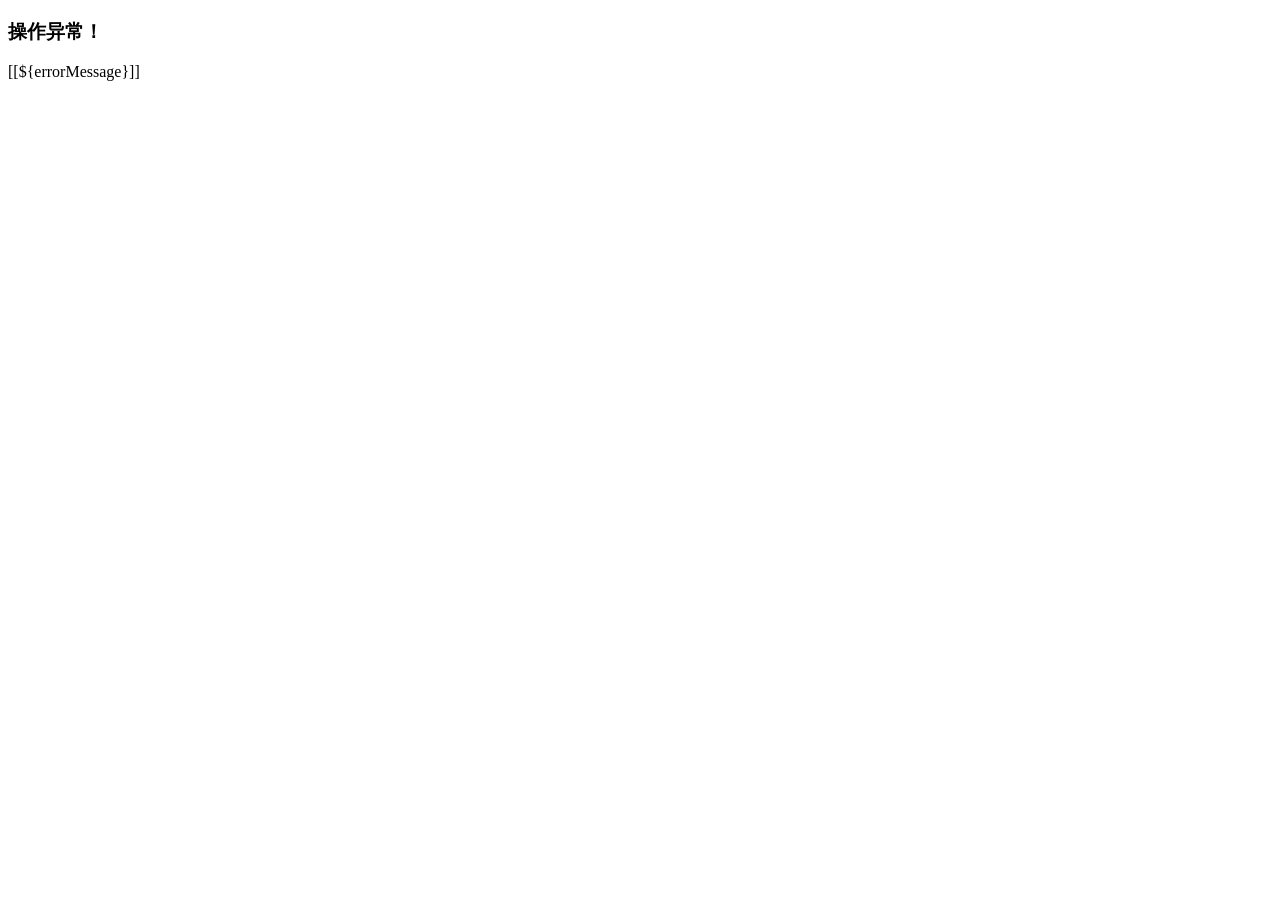
<file: backend/src/main/resources/templates/error/service.html>
<!DOCTYPE html>
<html lang="zh">
<head>
    <meta charset="utf-8">
    <meta name="viewport" content="width=device-width, initial-scale=1.0">
    <title>RuoYi - 500</title>
	<link th:href="@{/css/bootstrap.min.css}" rel="stylesheet"/>
    <link th:href="@{/css/animate.min.css}" rel="stylesheet"/>
    <link th:href="@{/css/style.min.css}" rel="stylesheet"/>
</head>
<body class="gray-bg">
    <div class="middle-box text-center animated fadeInDown">
        <h3 class="font-bold">操作异常！</h3>

        <div class="error-desc">
            [[${errorMessage}]]
        </div>
    </div>
</body>
</html>
</file>
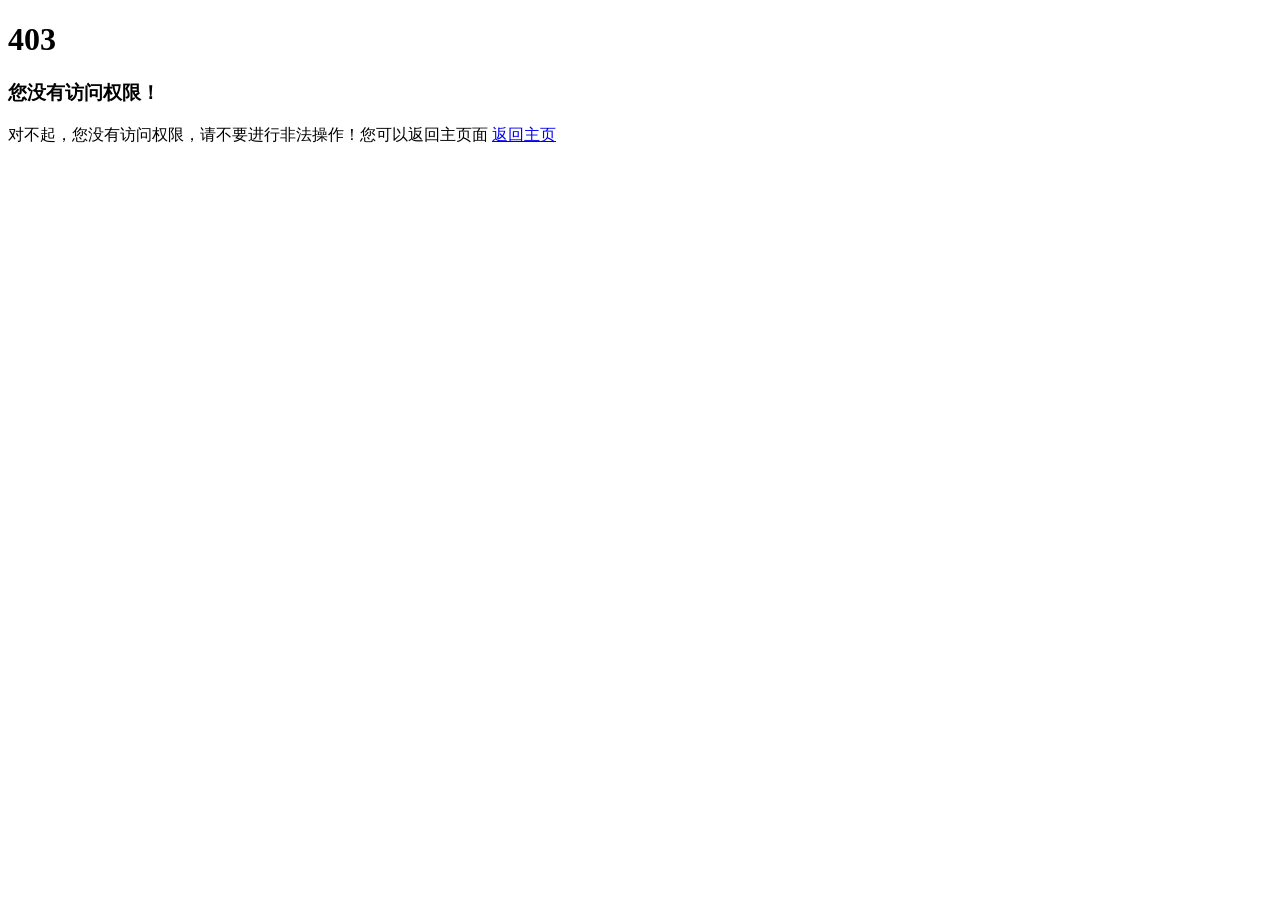
<file: backend/src/main/resources/templates/error/unauth.html>
<!DOCTYPE html>
<html lang="zh">
<head>
    <meta charset="utf-8">
    <meta name="viewport" content="width=device-width, initial-scale=1.0">
    <title>RuoYi - 403</title>
	<link th:href="@{/css/bootstrap.min.css}" rel="stylesheet"/>
    <link th:href="@{/css/animate.min.css}" rel="stylesheet"/>
    <link th:href="@{/css/style.min.css}" rel="stylesheet"/>
</head>
<body class="gray-bg">
    <div class="middle-box text-center animated fadeInDown">
        <h1>403</h1>
        <h3 class="font-bold">您没有访问权限！</h3>

        <div class="error-desc">
                                对不起，您没有访问权限，请不要进行非法操作！您可以返回主页面
            <a href="javascript:index()" class="btn btn-outline btn-primary btn-xs">返回主页</a>
        </div>
    </div>
    <script th:inline="javascript">
      var ctx = [[@{/}]];
      function index() {
    	  window.top.location = ctx + "index";
      }
    </script>
</body>
</html>
</file>
